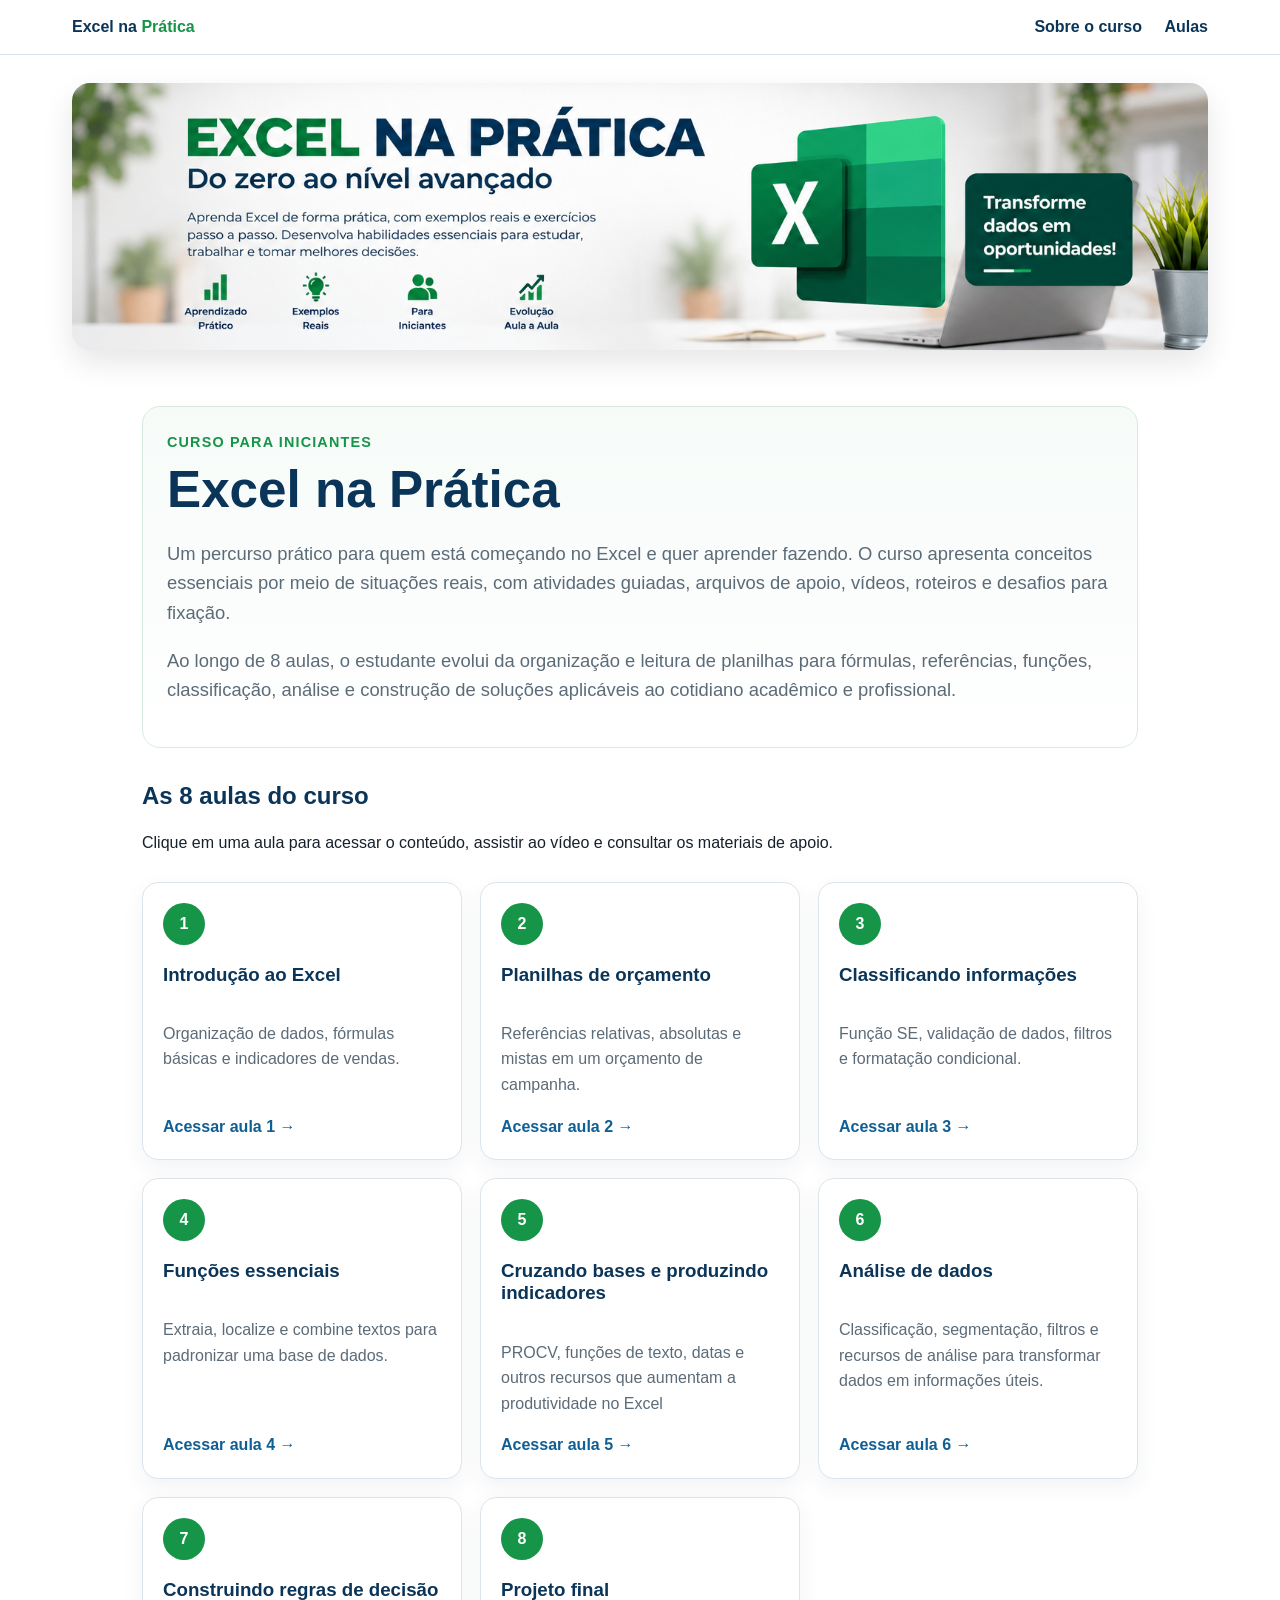
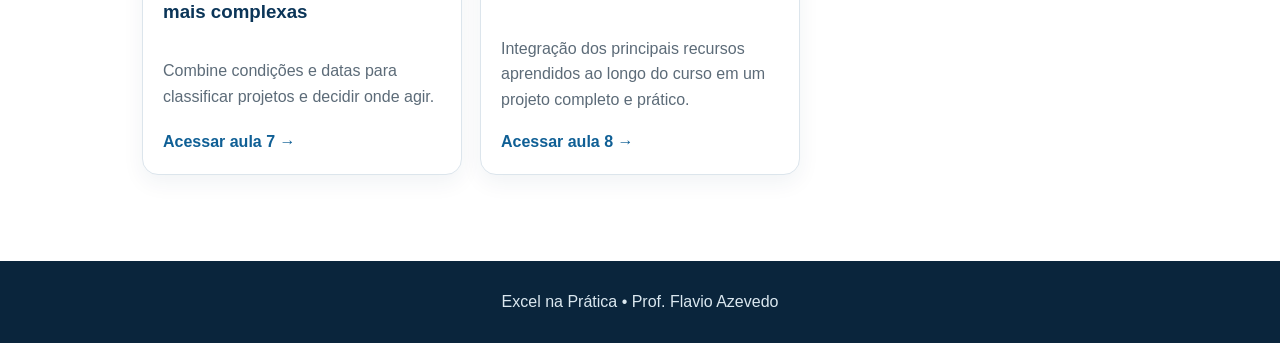
<file: index.html>
<!DOCTYPE html>
<html lang="pt-BR">
<head>
  <meta charset="utf-8"/>
  <meta name="viewport" content="width=device-width, initial-scale=1"/>
  <title>Excel na Prática — Curso para Iniciantes</title>
  <link href="./assets/style.css" rel="stylesheet"/>
  <link rel="icon" type="image/x-icon" href="favicon.ico">
</head>
<body>

<header>
  <div class="nav">
    <a class="brand" href="index.html">
      Excel na <span>Prática</span>
    </a>
    <nav>
      <a href="#curso">Sobre o curso</a>
      <a href="#aulas">Aulas</a>
    </nav>
  </div>
</header>

<section class="hero">
  <img
    alt="Curso Excel na Prática"
    src="./assets/img/curso-excel-na-pratica.png"
  />
</section>

<main class="wrap">

  <section class="course-summary" id="curso">
    <div class="kicker">Curso para iniciantes</div>
    <h1>Excel na Prática</h1>
    <p class="lead">
      Um percurso prático para quem está começando no Excel e quer aprender fazendo.
      O curso apresenta conceitos essenciais por meio de situações reais, com atividades
      guiadas, arquivos de apoio, vídeos, roteiros e desafios para fixação.
    </p>
    <p  class="lead">
      Ao longo de 8 aulas, o estudante evolui da organização e leitura de planilhas
      para fórmulas, referências, funções, classificação, análise e construção de
      soluções aplicáveis ao cotidiano acadêmico e profissional.
    </p>
  </section>

  <section id="aulas">
    <h2>As 8 aulas do curso</h2>
    <p>
      Clique em uma aula para acessar o conteúdo, assistir ao vídeo e consultar
      os materiais de apoio.
    </p>

    <div class="grid">

      <div class="lesson-card active">
        <div class="num">1</div>
        <h3>Introdução ao Excel</h3>
        <p>Organização de dados, fórmulas básicas e indicadores de vendas.</p>
        <a href="aula1.html">Acessar aula 1 →</a>
      </div>

      <div class="lesson-card active">
        <div class="num">2</div>
        <h3>Planilhas de orçamento</h3>
        <p>Referências relativas, absolutas e mistas em um orçamento de campanha.</p>
        <a href="aula2.html">Acessar aula 2 →</a>
      </div>

      <div class="lesson-card active">
        <div class="num">3</div>
        <h3>Classificando informações</h3>
        <p>Função SE, validação de dados, filtros e formatação condicional.</p>
        <a href="aula3.html">Acessar aula 3 →</a>
      </div>

      <div class="lesson-card active">
        <div class="num">4</div>
        <h3>Funções essenciais</h3>
        <p>Extraia, localize e combine textos para padronizar uma base de dados.</p>
        <a href="aula4.html">Acessar aula 4 →</a>
      </div>

      <div class="lesson-card active">
        <div class="num">5</div>
        <h3>Cruzando bases e produzindo indicadores</h3>
        <p>PROCV, funções de texto, datas e outros recursos que aumentam a produtividade no Excel</p>
        <a href="aula5.html">Acessar aula 5 →</a>
      </div>

      <div class="lesson-card active">
        <div class="num">6</div>
        <h3>Análise de dados</h3>
        <p>Classificação, segmentação, filtros e recursos de análise para transformar dados em informações úteis.</p>
        <a href="aula6.html">Acessar aula 6 →</a>
      </div>

      <div class="lesson-card active">
        <div class="num">7</div>
        <h3>Construindo regras de decisão mais complexas</h3>
        <p>Combine condições e datas para classificar projetos e decidir onde agir.</p>
        <a href="aula7.html">Acessar aula 7 →</a>
      </div>

      <div class="lesson-card active">
        <div class="num">8</div>
        <h3>Projeto final</h3>
        <p>Integração dos principais recursos aprendidos ao longo do curso em um projeto completo e prático.</p>
        <a href="aula8.html">Acessar aula 8 →</a>
      </div>

    </div>
  </section>

</main>

<footer>
  Excel na Prática • Prof. Flavio Azevedo
</footer>

</body>
</html>
</file>
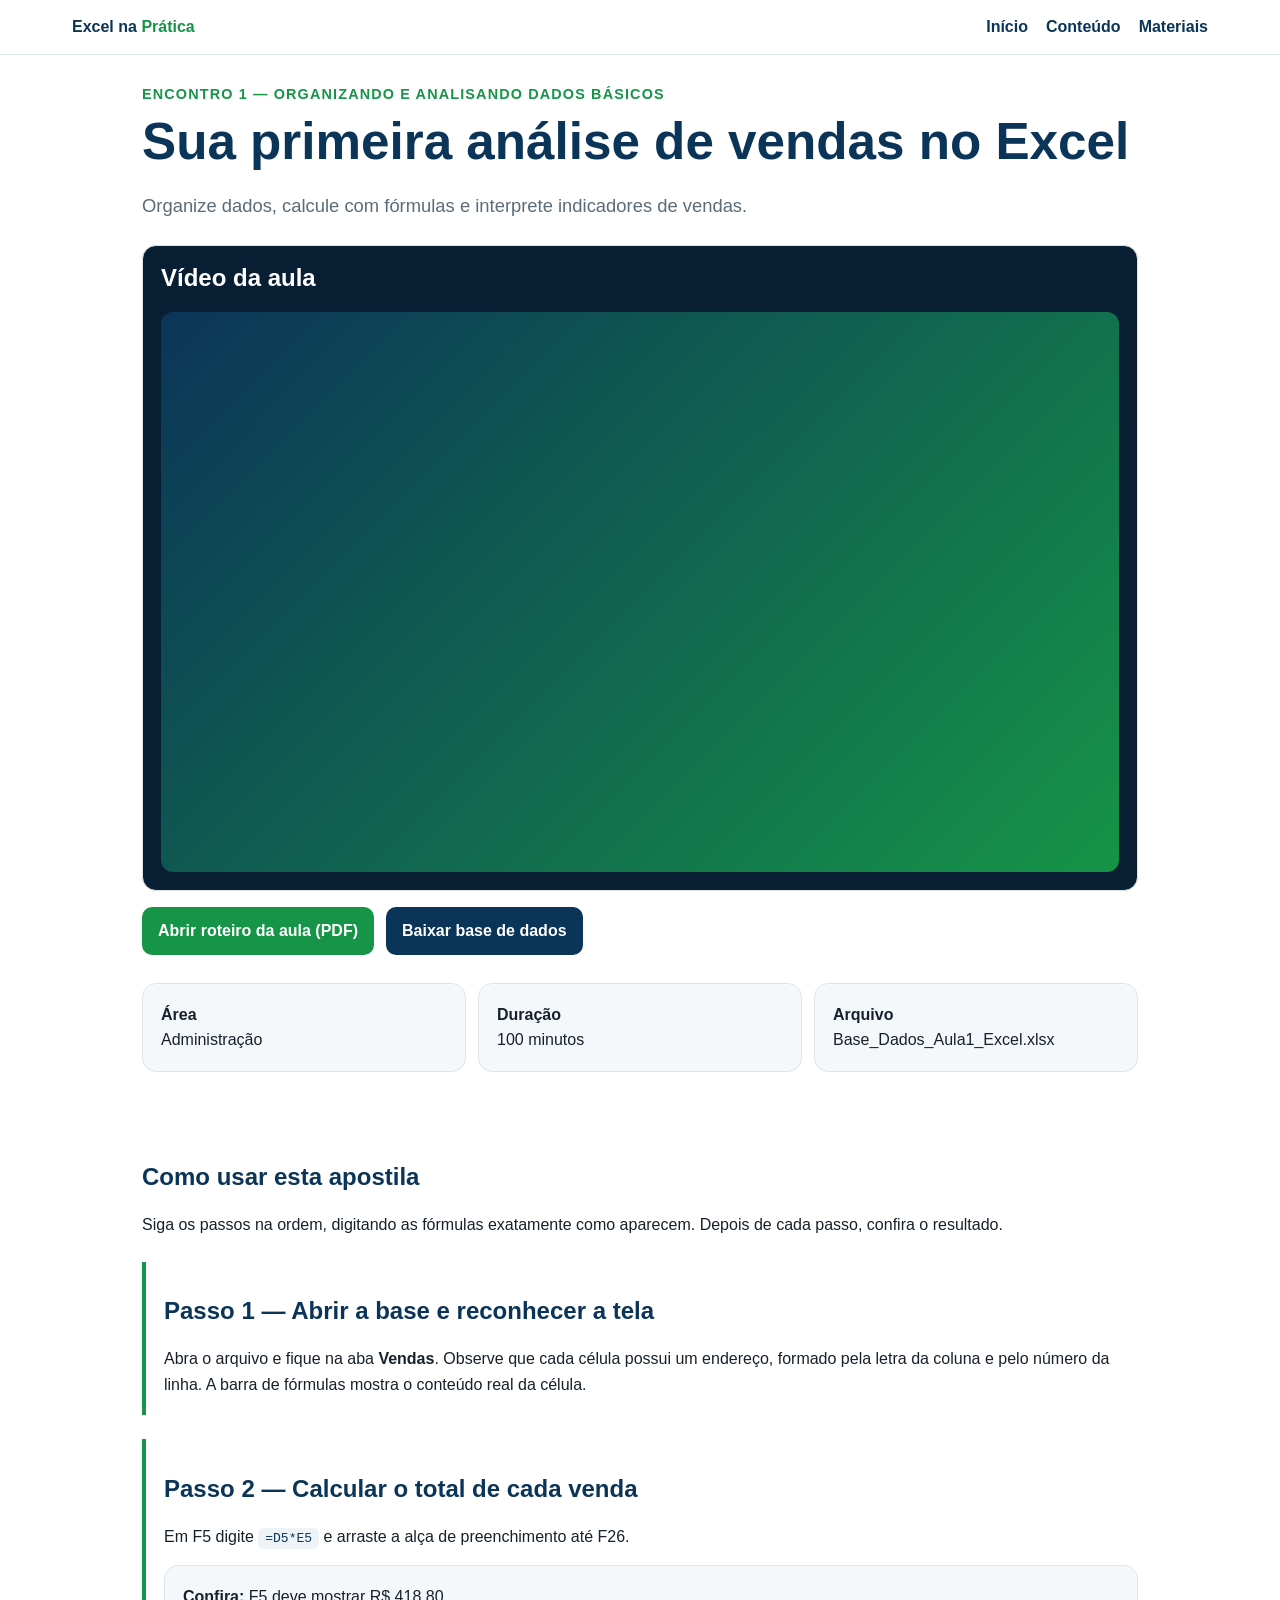
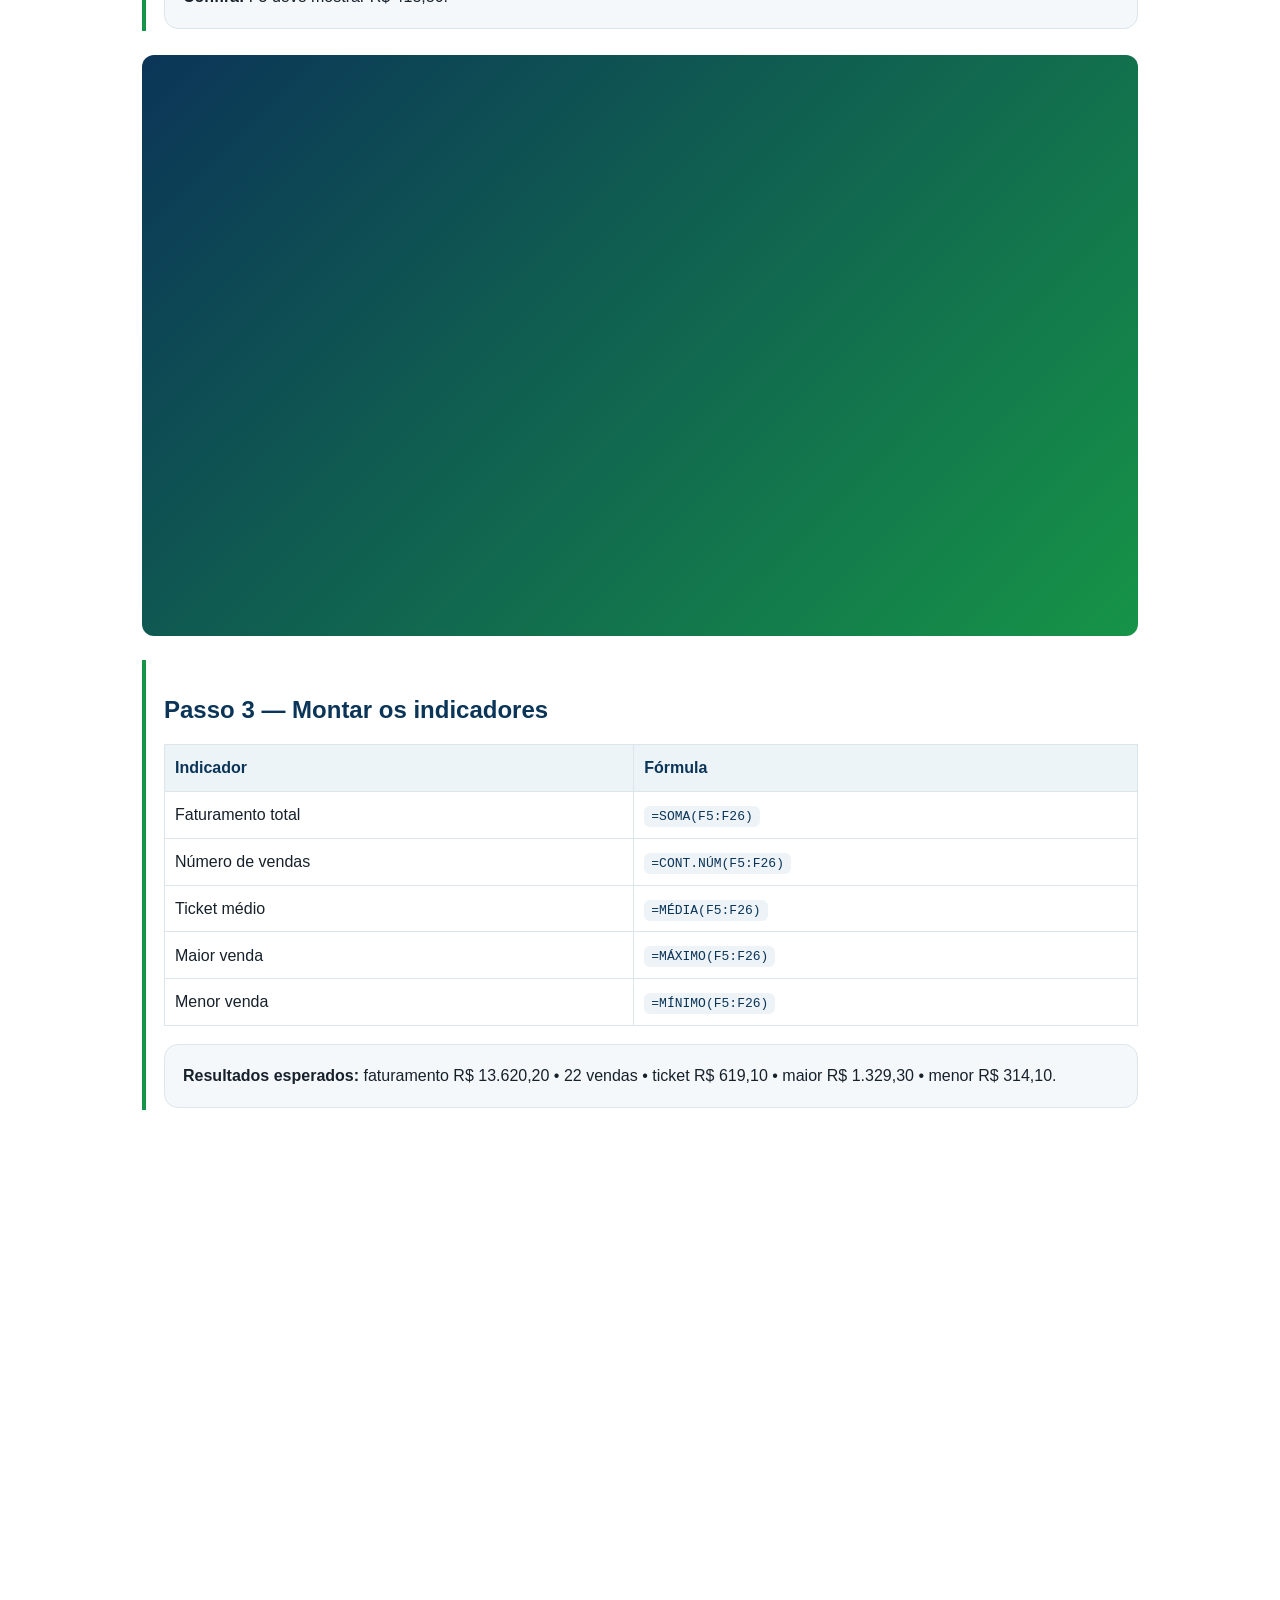
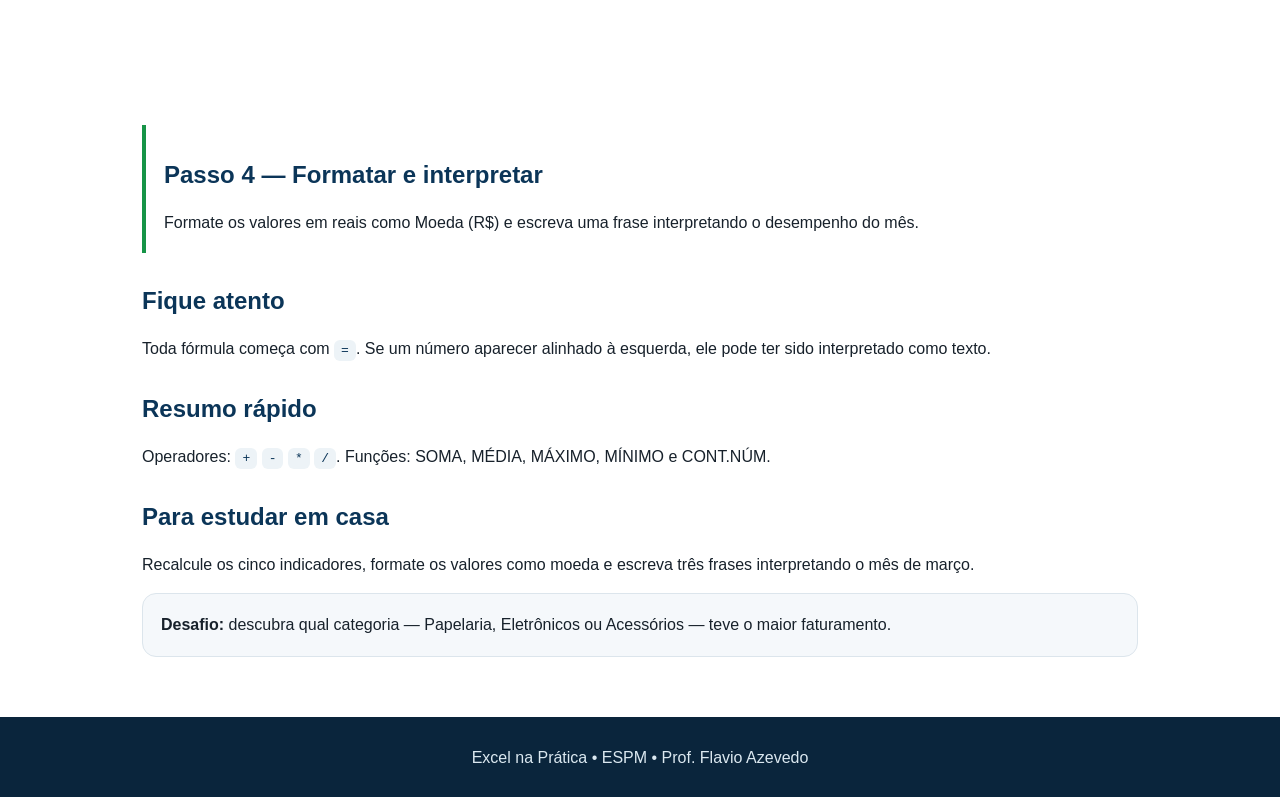
<file: aula1.html>
<!doctype html>
<html lang="pt-BR">
<head>
<meta charset="utf-8">
<meta name="viewport" content="width=device-width,initial-scale=1">
<title>Aula 1 — Sua primeira análise de vendas no Excel | Excel na Prática</title>
<link rel="stylesheet" href="assets/style.css">
</head>
<body>
<header><div class="nav">
<a class="brand" href="index.html">Excel na <span>Prática</span></a>
<nav><a href="index.html">Início</a><a href="#conteudo">Conteúdo</a><a href="#materiais">Materiais</a></nav>
</div></header>
<section class="wrap" style="padding-bottom:10px">
<div class="kicker">Encontro 1 — Organizando e analisando dados básicos</div>
<h1>Sua primeira análise de vendas no Excel</h1>
<p class="lead">Organize dados, calcule com fórmulas e interprete indicadores de vendas.</p>

<section class="video-box" id="video">
<h2>Vídeo da aula</h2>
<div class="video-placeholder">
<iframe width="100%" style="aspect-ratio:16/9;border:0;border-radius:12px"
src="https://www.youtube.com/embed/GEjB0eq9B_Y" title="Vídeo Aula 1" allowfullscreen></iframe>
</div>
<!-- Quando tiver o ID do vídeo, substitua o bloco acima por:
<iframe width="100%" style="aspect-ratio:16/9;border:0;border-radius:12px"
src="https://www.youtube.com/embed/VIDEO_ID_AULA1" title="Vídeo Aula 1" allowfullscreen></iframe>
-->
</section>

<div class="btns" id="materiais">
<a class="btn primary" href="./pdf/Roteiro_Aula1_Excel.pdf" target="_blank">Abrir roteiro da aula (PDF)</a>
<a class="btn secondary" href="./bases/Base_Dados_Aula1_Excel.xlsx">Baixar base de dados</a>
</div>

<div class="lesson-meta">
<div class="meta-card"><strong>Área</strong><br>Administração</div>
<div class="meta-card"><strong>Duração</strong><br>100 minutos</div>
<div class="meta-card"><strong>Arquivo</strong><br>Base_Dados_Aula1_Excel.xlsx</div>
</div>
</section>

<main class="wrap" id="conteudo">
<h2>Como usar esta apostila</h2>
<p>Siga os passos na ordem, digitando as fórmulas exatamente como aparecem. Depois de cada passo, confira o resultado.</p>
<div class="step"><h2>Passo 1 — Abrir a base e reconhecer a tela</h2>
<p>Abra o arquivo e fique na aba <strong>Vendas</strong>. Observe que cada célula possui um endereço, formado pela letra da coluna e pelo número da linha. A barra de fórmulas mostra o conteúdo real da célula.</p></div>
<div class="step"><h2>Passo 2 — Calcular o total de cada venda</h2>
<p>Em F5 digite <code>=D5*E5</code> e arraste a alça de preenchimento até F26.</p>
<div class="callout"><strong>Confira:</strong> F5 deve mostrar R$ 418,80.</div></div>

<div class="video-placeholder">
<iframe width="100%" style="aspect-ratio:16/9;border:0;border-radius:12px"
src="https://www.youtube.com/embed/ca6S-shNmDw" title="Formatação e Tipo de Dados" allowfullscreen></iframe>
</div>
  
<div class="step"><h2>Passo 3 — Montar os indicadores</h2>
<table><tr><th>Indicador</th><th>Fórmula</th></tr>
<tr><td>Faturamento total</td><td><code>=SOMA(F5:F26)</code></td></tr>
<tr><td>Número de vendas</td><td><code>=CONT.NÚM(F5:F26)</code></td></tr>
<tr><td>Ticket médio</td><td><code>=MÉDIA(F5:F26)</code></td></tr>
<tr><td>Maior venda</td><td><code>=MÁXIMO(F5:F26)</code></td></tr>
<tr><td>Menor venda</td><td><code>=MÍNIMO(F5:F26)</code></td></tr></table>
<div class="callout"><strong>Resultados esperados:</strong> faturamento R$ 13.620,20 • 22 vendas • ticket R$ 619,10 • maior R$ 1.329,30 • menor R$ 314,10.</div></div>
<iframe width="100%" style="aspect-ratio:16/9;border:0;border-radius:12px"
src="https://www.youtube.com/embed/5d81ELGAkbU" title="Operadores e Funções" allowfullscreen></iframe>
</div>
<div class="step"><h2>Passo 4 — Formatar e interpretar</h2>
<p>Formate os valores em reais como Moeda (R$) e escreva uma frase interpretando o desempenho do mês.</p></div>
<h2>Fique atento</h2><p>Toda fórmula começa com <code>=</code>. Se um número aparecer alinhado à esquerda, ele pode ter sido interpretado como texto.</p>
<h2>Resumo rápido</h2><p>Operadores: <code>+</code> <code>-</code> <code>*</code> <code>/</code>. Funções: SOMA, MÉDIA, MÁXIMO, MÍNIMO e CONT.NÚM.</p>
<h2>Para estudar em casa</h2><p>Recalcule os cinco indicadores, formate os valores como moeda e escreva três frases interpretando o mês de março.</p>
<div class="callout"><strong>Desafio:</strong> descubra qual categoria — Papelaria, Eletrônicos ou Acessórios — teve o maior faturamento.</div>
</main>
<footer>Excel na Prática • ESPM • Prof. Flavio Azevedo</footer>
</body></html>
</file>
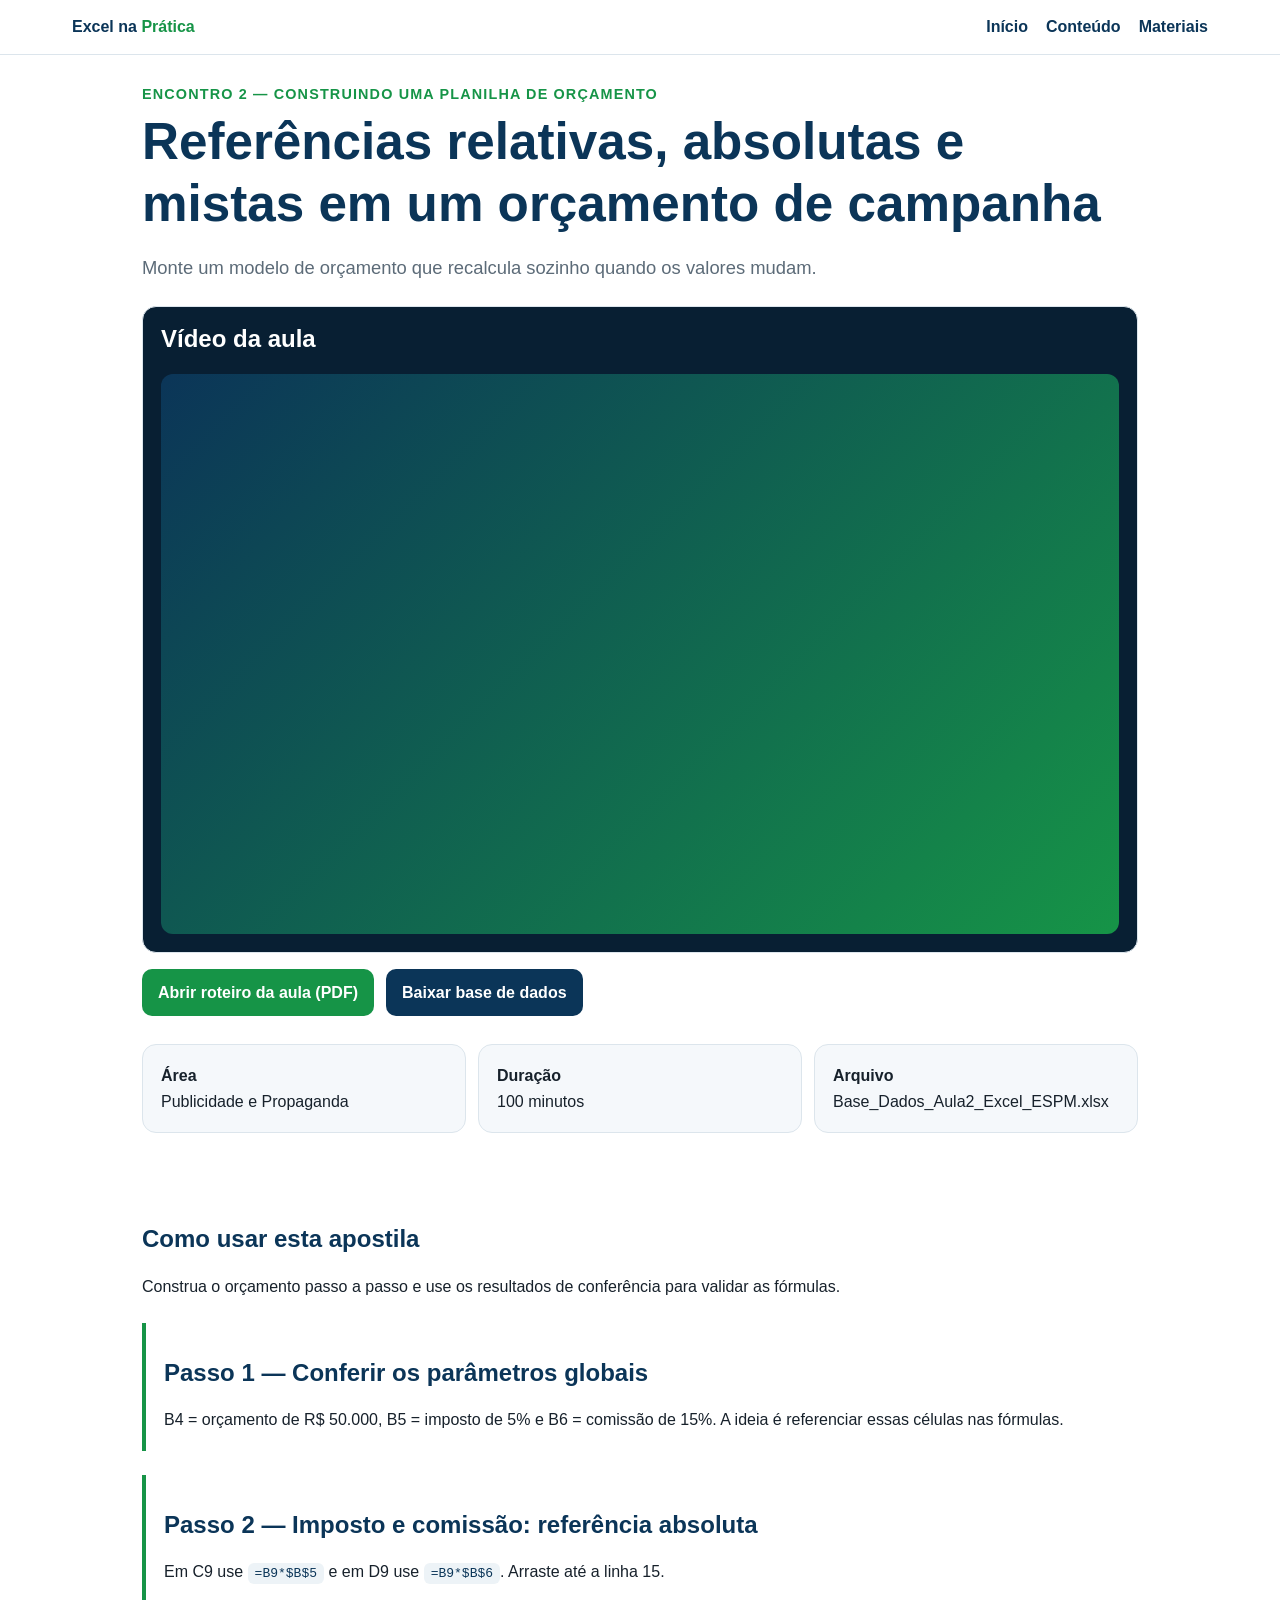
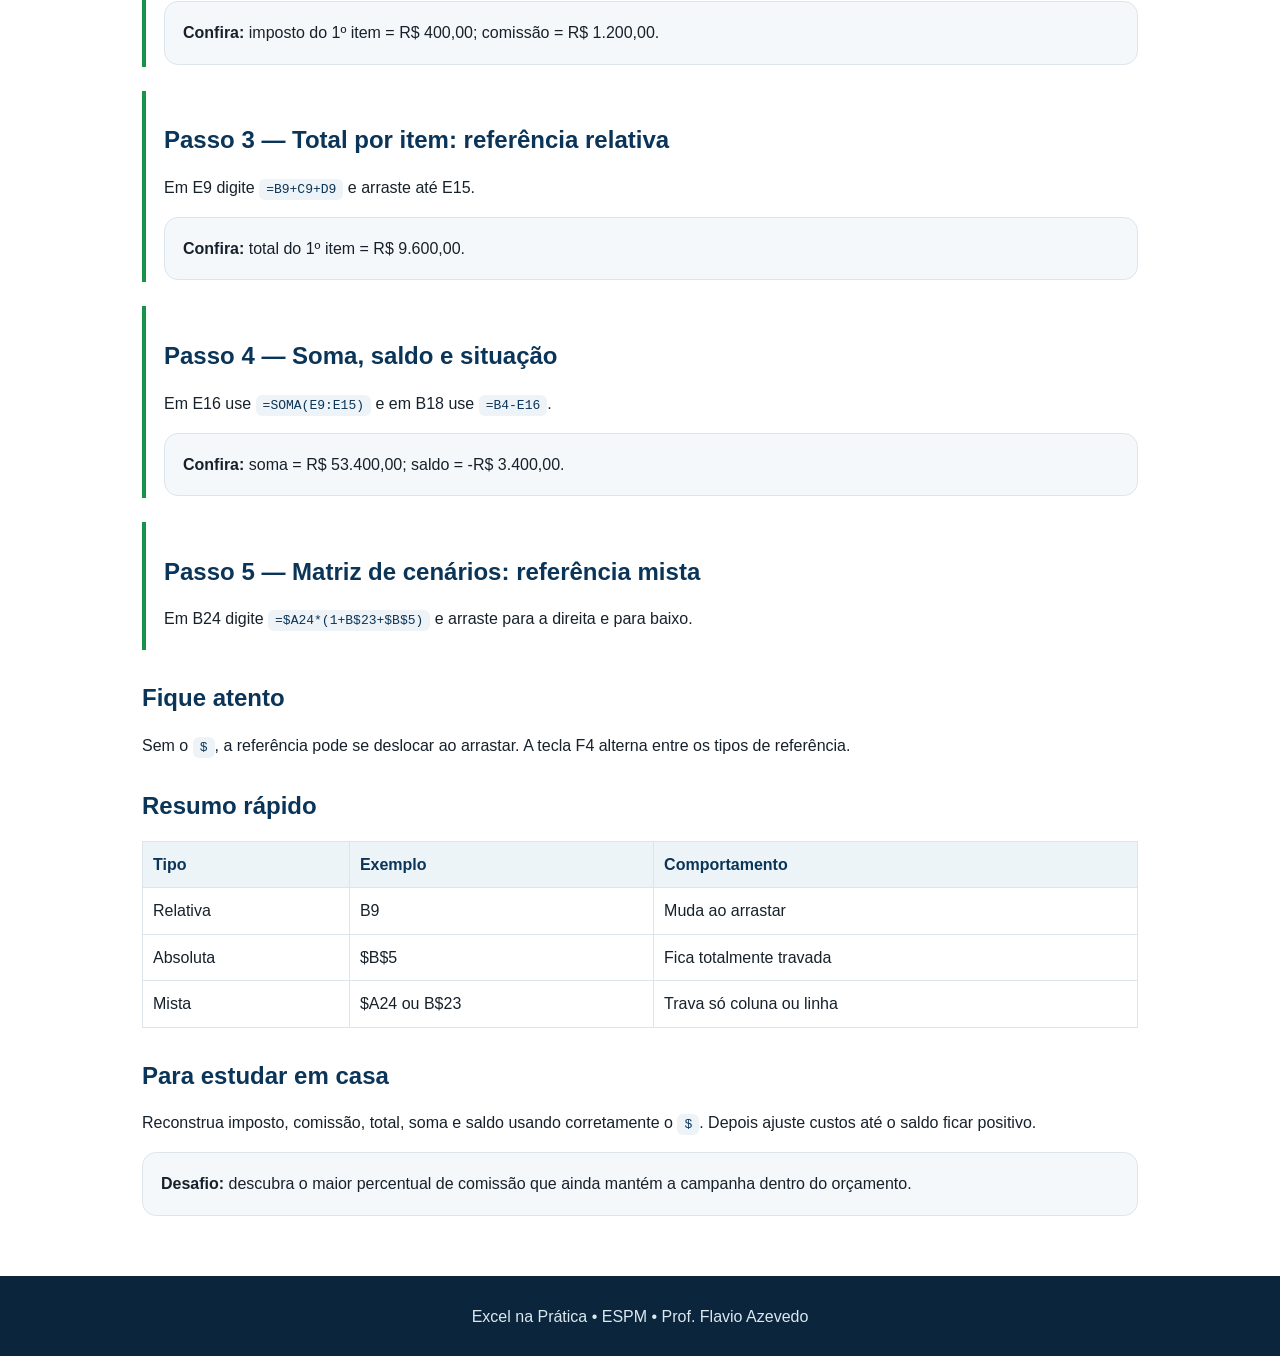
<file: aula2.html>
<!doctype html>
<html lang="pt-BR">
<head>
<meta charset="utf-8">
<meta name="viewport" content="width=device-width,initial-scale=1">
<title>Aula 2 — Referências relativas, absolutas e mistas em um orçamento de campanha | Excel na Prática</title>
<link rel="stylesheet" href="assets/style.css">
</head>
<body>
<header><div class="nav">
<a class="brand" href="index.html">Excel na <span>Prática</span></a>
<nav><a href="index.html">Início</a><a href="#conteudo">Conteúdo</a><a href="#materiais">Materiais</a></nav>
</div></header>
<section class="wrap" style="padding-bottom:10px">
<div class="kicker">Encontro 2 — Construindo uma planilha de orçamento</div>
<h1>Referências relativas, absolutas e mistas em um orçamento de campanha</h1>
<p class="lead">Monte um modelo de orçamento que recalcula sozinho quando os valores mudam.</p>

<section class="video-box" id="video">
<h2>Vídeo da aula</h2>
<div class="video-placeholder">
 <iframe width="100%" style="aspect-ratio:16/9;border:0;border-radius:12px"
src="https://www.youtube.com/embed/UaDopRtKeUo" title="Referências Relativas e Absolutas" allowfullscreen></iframe>
</div>

</section>

<div class="btns" id="materiais">
<a class="btn primary" href="./pdf/Roteiro_Aula2_Excel.pdf" target="_blank">Abrir roteiro da aula (PDF)</a>
<a class="btn secondary" href="./bases/Base_Dados_Aula2_Excel.xlsx">Baixar base de dados</a>
</div>

<div class="lesson-meta">
<div class="meta-card"><strong>Área</strong><br>Publicidade e Propaganda</div>
<div class="meta-card"><strong>Duração</strong><br>100 minutos</div>
<div class="meta-card"><strong>Arquivo</strong><br>Base_Dados_Aula2_Excel_ESPM.xlsx</div>
</div>
</section>

<main class="wrap" id="conteudo">
<h2>Como usar esta apostila</h2>
<p>Construa o orçamento passo a passo e use os resultados de conferência para validar as fórmulas.</p>
<div class="step"><h2>Passo 1 — Conferir os parâmetros globais</h2>
<p>B4 = orçamento de R$ 50.000, B5 = imposto de 5% e B6 = comissão de 15%. A ideia é referenciar essas células nas fórmulas.</p></div>
<div class="step"><h2>Passo 2 — Imposto e comissão: referência absoluta</h2>
<p>Em C9 use <code>=B9*$B$5</code> e em D9 use <code>=B9*$B$6</code>. Arraste até a linha 15.</p>
<div class="callout"><strong>Confira:</strong> imposto do 1º item = R$ 400,00; comissão = R$ 1.200,00.</div></div>
<div class="step"><h2>Passo 3 — Total por item: referência relativa</h2>
<p>Em E9 digite <code>=B9+C9+D9</code> e arraste até E15.</p>
<div class="callout"><strong>Confira:</strong> total do 1º item = R$ 9.600,00.</div></div>
<div class="step"><h2>Passo 4 — Soma, saldo e situação</h2>
<p>Em E16 use <code>=SOMA(E9:E15)</code> e em B18 use <code>=B4-E16</code>.</p>
<div class="callout"><strong>Confira:</strong> soma = R$ 53.400,00; saldo = -R$ 3.400,00.</div></div>
<div class="step"><h2>Passo 5 — Matriz de cenários: referência mista</h2>
<p>Em B24 digite <code>=$A24*(1+B$23+$B$5)</code> e arraste para a direita e para baixo.</p></div>
<h2>Fique atento</h2><p>Sem o <code>$</code>, a referência pode se deslocar ao arrastar. A tecla F4 alterna entre os tipos de referência.</p>
<h2>Resumo rápido</h2>
<table><tr><th>Tipo</th><th>Exemplo</th><th>Comportamento</th></tr>
<tr><td>Relativa</td><td>B9</td><td>Muda ao arrastar</td></tr>
<tr><td>Absoluta</td><td>$B$5</td><td>Fica totalmente travada</td></tr>
<tr><td>Mista</td><td>$A24 ou B$23</td><td>Trava só coluna ou linha</td></tr></table>
<h2>Para estudar em casa</h2><p>Reconstrua imposto, comissão, total, soma e saldo usando corretamente o <code>$</code>. Depois ajuste custos até o saldo ficar positivo.</p>
<div class="callout"><strong>Desafio:</strong> descubra o maior percentual de comissão que ainda mantém a campanha dentro do orçamento.</div>
</main>
<footer>Excel na Prática • ESPM • Prof. Flavio Azevedo</footer>
</body></html>
</file>
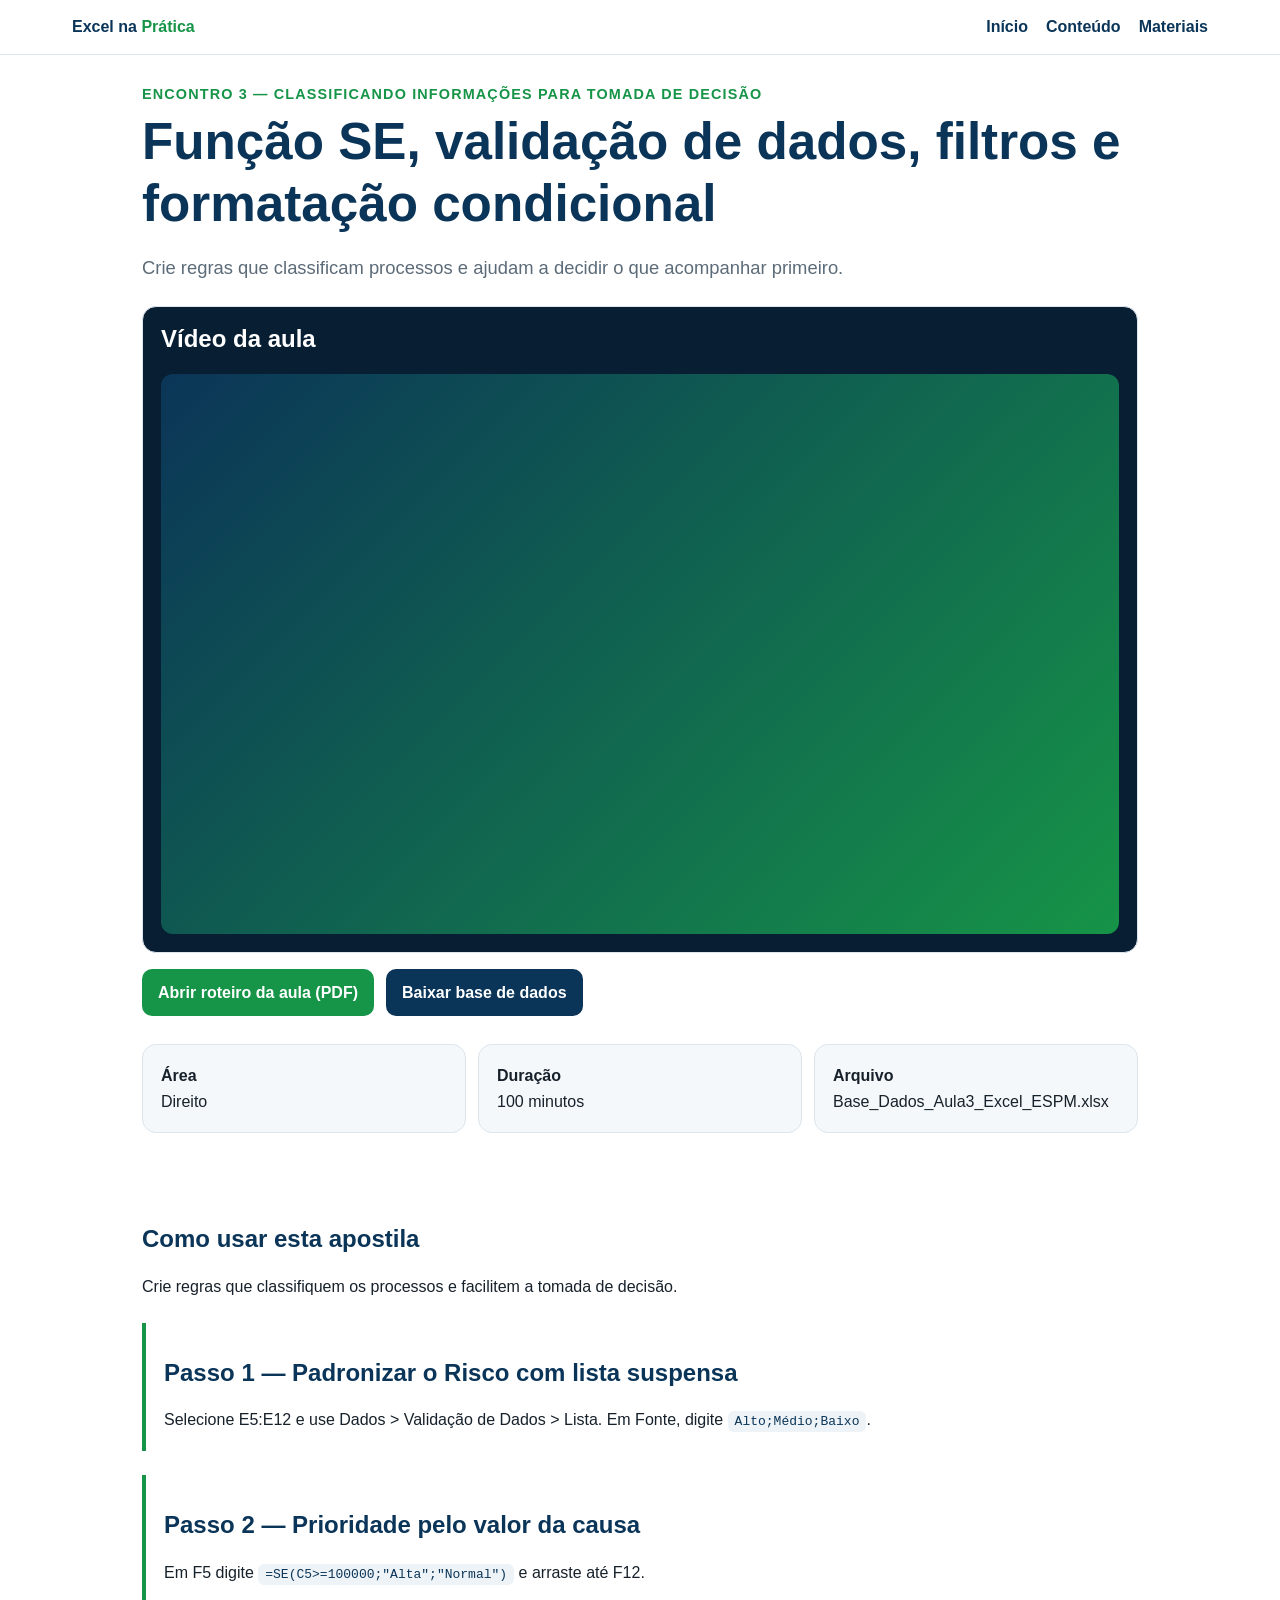
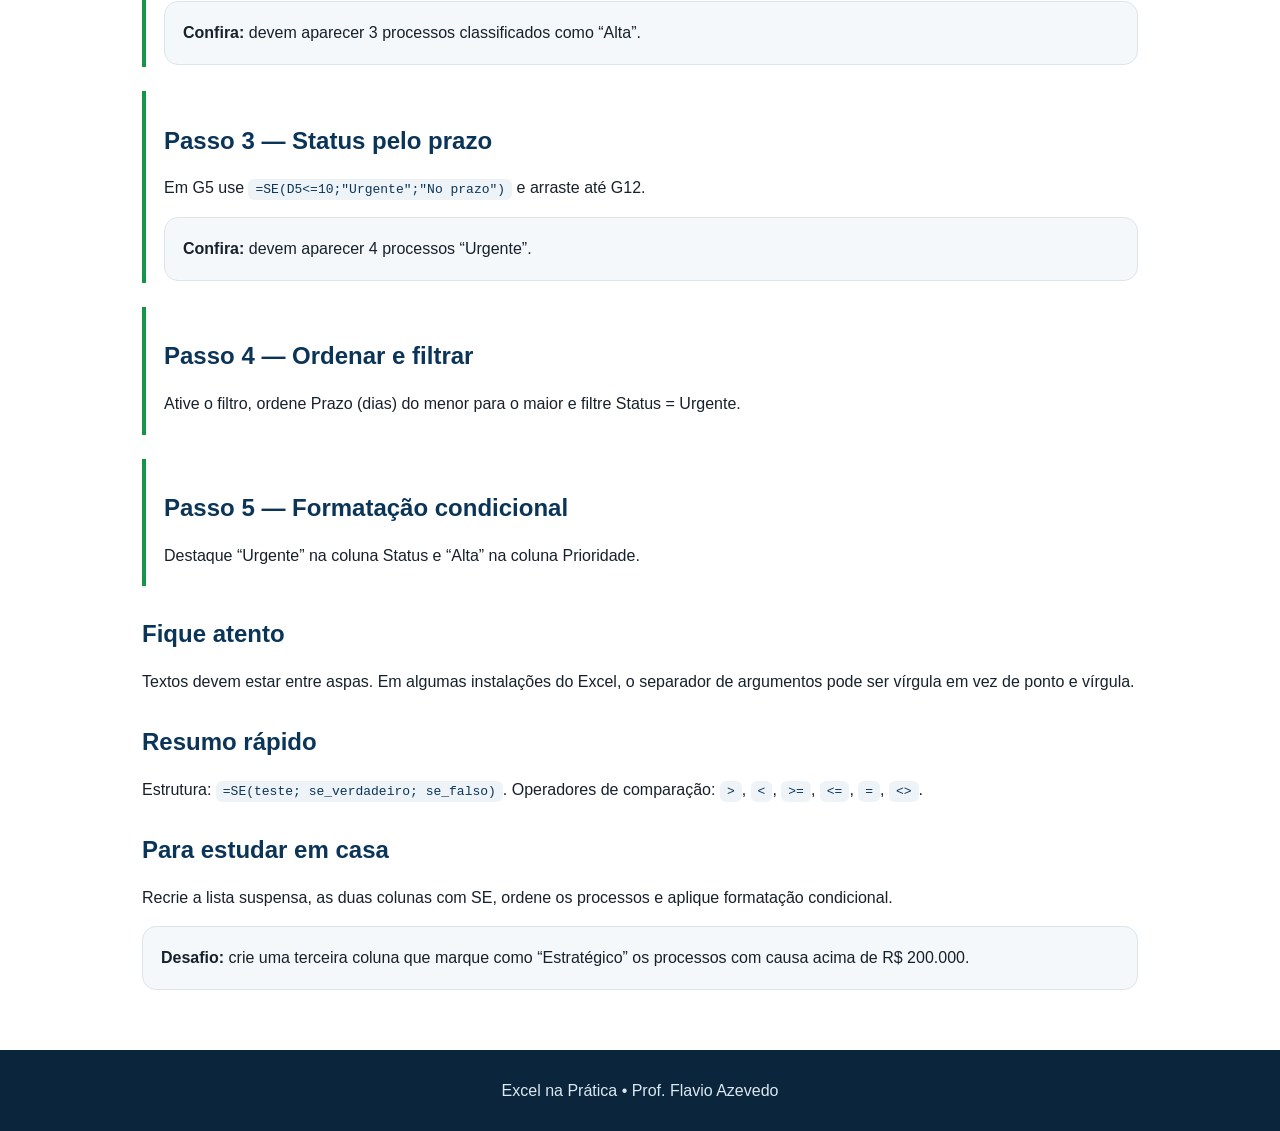
<file: aula3.html>
<!doctype html>
<html lang="pt-BR">
<head>
<meta charset="utf-8">
<meta name="viewport" content="width=device-width,initial-scale=1">
<title>Aula 3 — Função SE, validação de dados, filtros e formatação condicional | Excel na Prática</title>
<link rel="stylesheet" href="assets/style.css">
</head>
<body>
<header><div class="nav">
<a class="brand" href="index.html">Excel na <span>Prática</span></a>
<nav><a href="index.html">Início</a><a href="#conteudo">Conteúdo</a><a href="#materiais">Materiais</a></nav>
</div></header>
<section class="wrap" style="padding-bottom:10px">
<div class="kicker">Encontro 3 — Classificando informações para tomada de decisão</div>
<h1>Função SE, validação de dados, filtros e formatação condicional</h1>
<p class="lead">Crie regras que classificam processos e ajudam a decidir o que acompanhar primeiro.</p>

<section class="video-box" id="video">
<h2>Vídeo da aula</h2>
<div class="video-placeholder">
  <iframe width="100%" style="aspect-ratio:16/9;border:0;border-radius:12px"
src="https://www.youtube.com/embed/kHni7U3ZLWk" title="Vídeo Aula 3" allowfullscreen></iframe>
</div>

</section>

<div class="btns" id="materiais">
<a class="btn primary" href="./pdf/Roteiro_Aula3_Excel.pdf" target="_blank">Abrir roteiro da aula (PDF)</a>
<a class="btn secondary" href="./bases/Base_Dados_Aula3_Excel.xlsx">Baixar base de dados</a>

</div>

<div class="lesson-meta">
<div class="meta-card"><strong>Área</strong><br>Direito</div>
<div class="meta-card"><strong>Duração</strong><br>100 minutos</div>
<div class="meta-card"><strong>Arquivo</strong><br>Base_Dados_Aula3_Excel_ESPM.xlsx</div>
</div>
</section>

<main class="wrap" id="conteudo">
<h2>Como usar esta apostila</h2>
<p>Crie regras que classifiquem os processos e facilitem a tomada de decisão.</p>
<div class="step"><h2>Passo 1 — Padronizar o Risco com lista suspensa</h2>
<p>Selecione E5:E12 e use Dados &gt; Validação de Dados &gt; Lista. Em Fonte, digite <code>Alto;Médio;Baixo</code>.</p></div>
<div class="step"><h2>Passo 2 — Prioridade pelo valor da causa</h2>
<p>Em F5 digite <code>=SE(C5&gt;=100000;"Alta";"Normal")</code> e arraste até F12.</p>
<div class="callout"><strong>Confira:</strong> devem aparecer 3 processos classificados como “Alta”.</div></div>
<div class="step"><h2>Passo 3 — Status pelo prazo</h2>
<p>Em G5 use <code>=SE(D5&lt;=10;"Urgente";"No prazo")</code> e arraste até G12.</p>
<div class="callout"><strong>Confira:</strong> devem aparecer 4 processos “Urgente”.</div></div>
<div class="step"><h2>Passo 4 — Ordenar e filtrar</h2>
<p>Ative o filtro, ordene Prazo (dias) do menor para o maior e filtre Status = Urgente.</p></div>
<div class="step"><h2>Passo 5 — Formatação condicional</h2>
<p>Destaque “Urgente” na coluna Status e “Alta” na coluna Prioridade.</p></div>
<h2>Fique atento</h2><p>Textos devem estar entre aspas. Em algumas instalações do Excel, o separador de argumentos pode ser vírgula em vez de ponto e vírgula.</p>
<h2>Resumo rápido</h2><p>Estrutura: <code>=SE(teste; se_verdadeiro; se_falso)</code>. Operadores de comparação: <code>&gt;</code>, <code>&lt;</code>, <code>&gt;=</code>, <code>&lt;=</code>, <code>=</code>, <code>&lt;&gt;</code>.</p>
<h2>Para estudar em casa</h2><p>Recrie a lista suspensa, as duas colunas com SE, ordene os processos e aplique formatação condicional.</p>
<div class="callout"><strong>Desafio:</strong> crie uma terceira coluna que marque como “Estratégico” os processos com causa acima de R$ 200.000.</div>
</main>
<footer>Excel na Prática • Prof. Flavio Azevedo</footer>
</body></html>
</file>
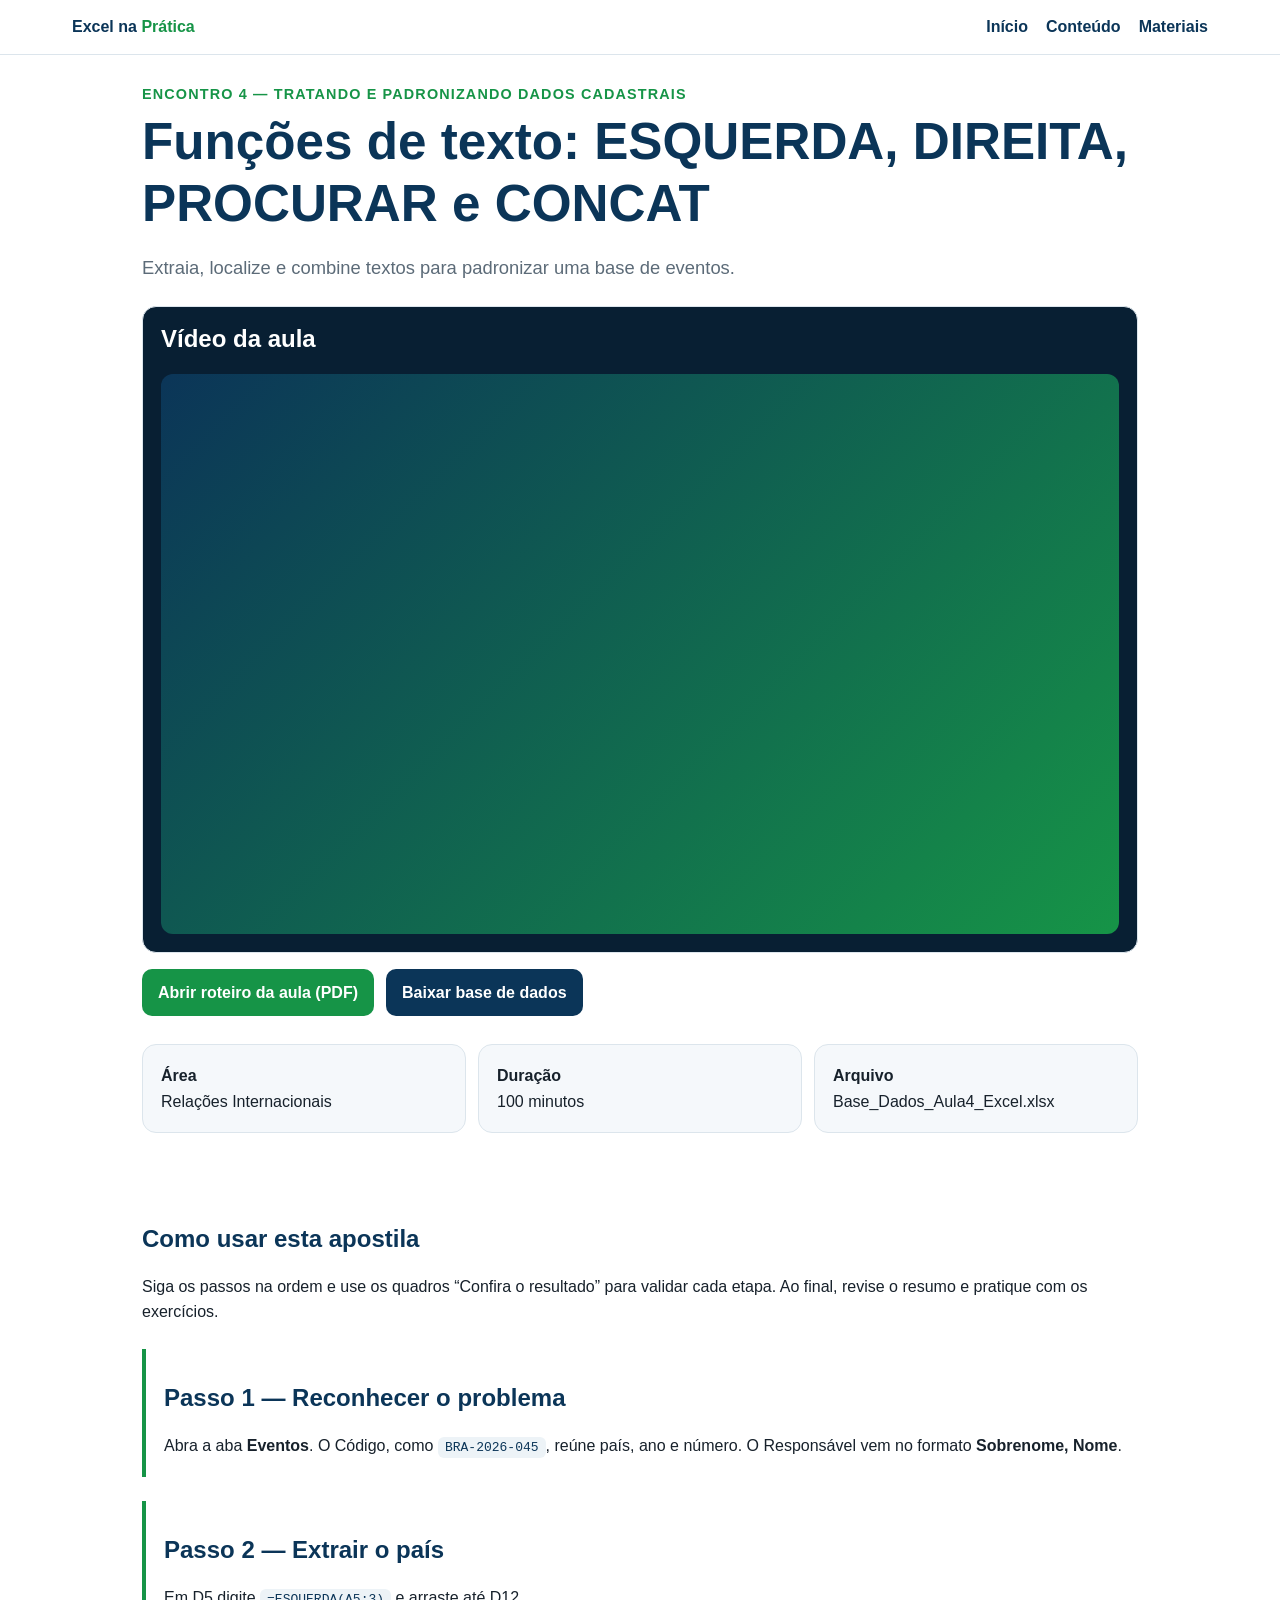
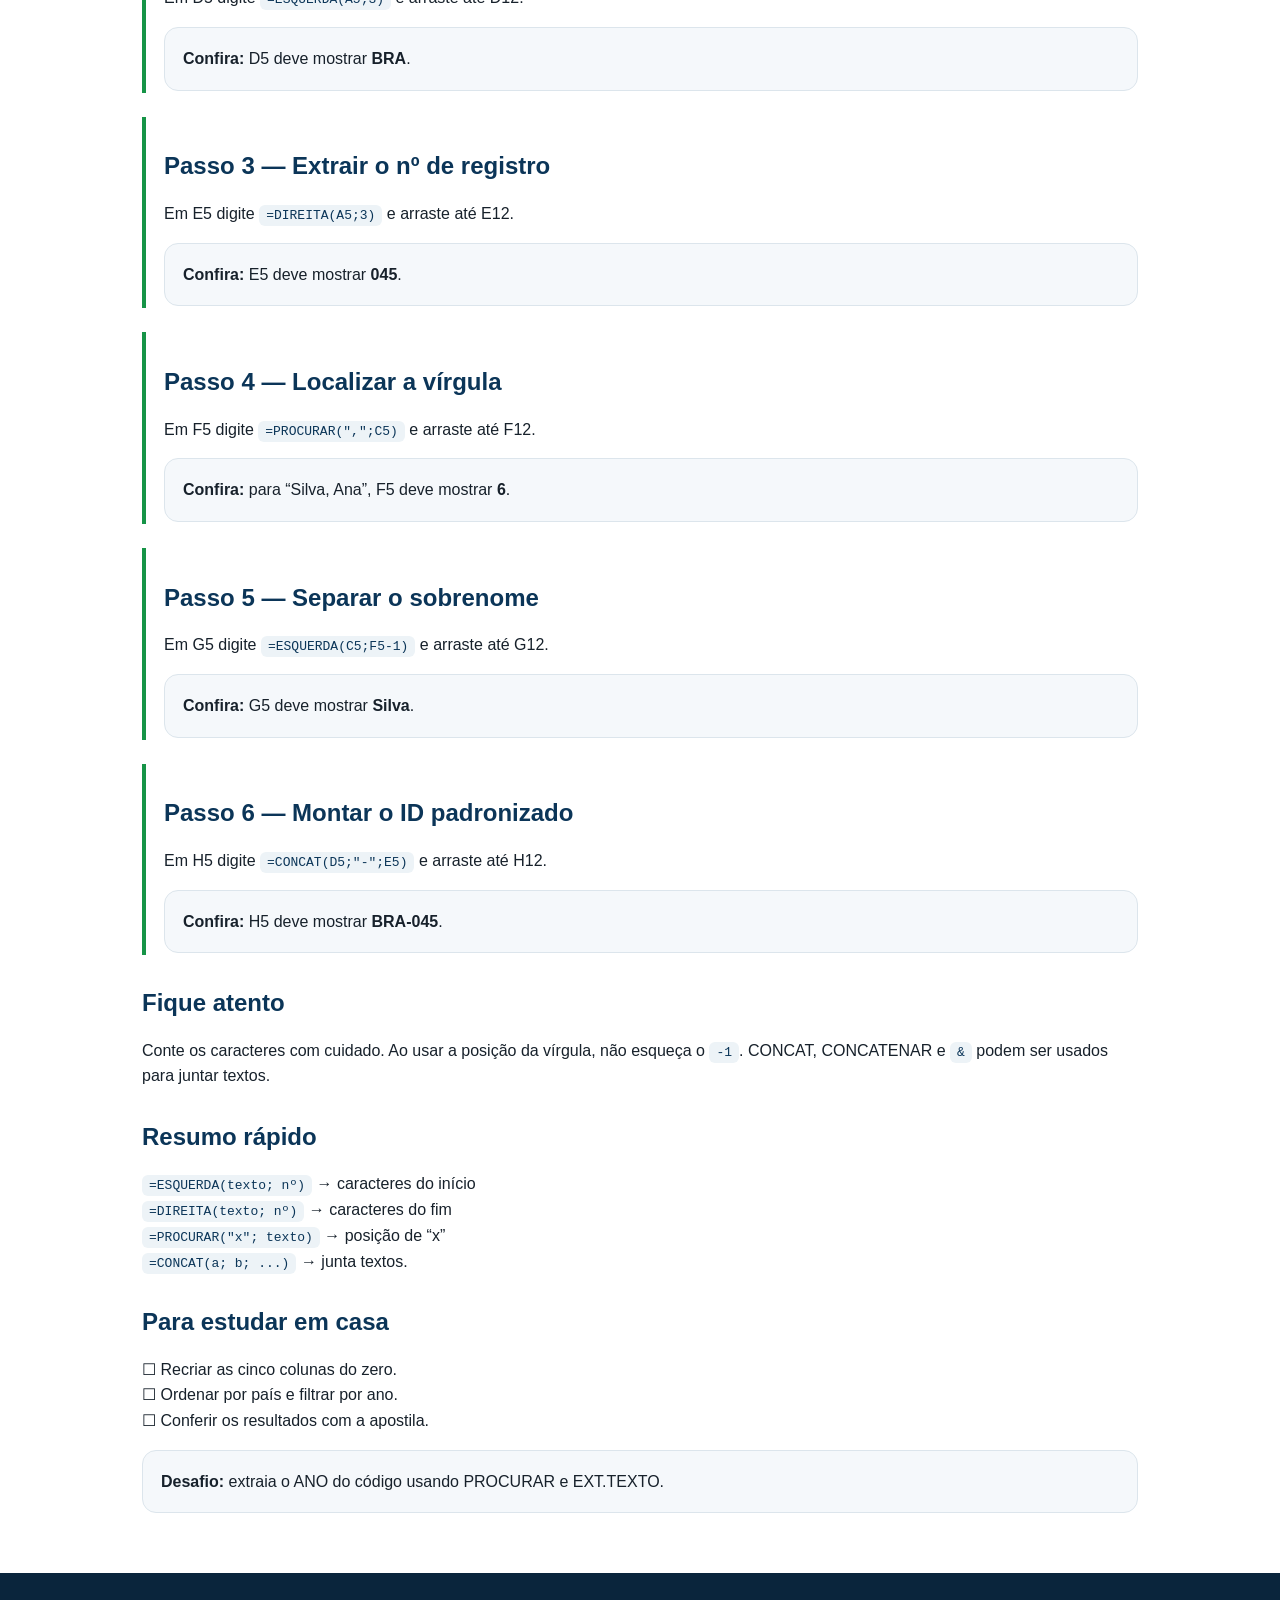
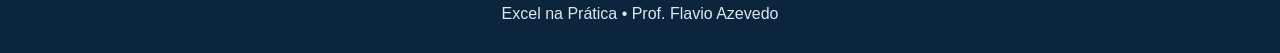
<file: aula4.html>
<!doctype html>
<html lang="pt-BR">
<head>
<meta charset="utf-8">
<meta name="viewport" content="width=device-width,initial-scale=1">
<title>Aula 4 — Funções de texto: ESQUERDA, DIREITA, PROCURAR e CONCAT | Excel na Prática</title>
<link rel="stylesheet" href="assets/style.css">
</head>
<body>
<header><div class="nav">
<a class="brand" href="index.html">Excel na <span>Prática</span></a>
<nav><a href="index.html">Início</a><a href="#conteudo">Conteúdo</a><a href="#materiais">Materiais</a></nav>
</div></header>
<section class="wrap" style="padding-bottom:10px">
<div class="kicker">Encontro 4 — Tratando e padronizando dados cadastrais</div>
<h1>Funções de texto: ESQUERDA, DIREITA, PROCURAR e CONCAT</h1>
<p class="lead">Extraia, localize e combine textos para padronizar uma base de eventos.</p>
<section class="video-box" id="video">
<h2>Vídeo da aula</h2>
<div class="video-placeholder"><iframe width="100%" style="aspect-ratio:16/9;border:0;border-radius:12px" src="https://www.youtube.com/embed/8AwJ2sePgVo" title="Vídeo Aula 4" allowfullscreen></iframe></div>
 </section>
<div class="btns" id="materiais">
<a class="btn primary" href="./pdf/Roteiro_Aula4_Excel.pdf" target="_blank">Abrir roteiro da aula (PDF)</a>
<a class="btn secondary" href="./bases/Base_Dados_Aula4_Excel.xlsx">Baixar base de dados</a>

</div>
<div class="lesson-meta">
<div class="meta-card"><strong>Área</strong><br>Relações Internacionais</div>
<div class="meta-card"><strong>Duração</strong><br>100 minutos</div>
<div class="meta-card"><strong>Arquivo</strong><br>Base_Dados_Aula4_Excel.xlsx</div>
</div>
</section>
<main class="wrap" id="conteudo">
<h2>Como usar esta apostila</h2>
<p>Siga os passos na ordem e use os quadros “Confira o resultado” para validar cada etapa. Ao final, revise o resumo e pratique com os exercícios.</p>
<div class="step"><h2>Passo 1 — Reconhecer o problema</h2><p>Abra a aba <strong>Eventos</strong>. O Código, como <code>BRA-2026-045</code>, reúne país, ano e número. O Responsável vem no formato <strong>Sobrenome, Nome</strong>.</p></div>
<div class="step"><h2>Passo 2 — Extrair o país</h2><p>Em D5 digite <code>=ESQUERDA(A5;3)</code> e arraste até D12.</p><div class="callout"><strong>Confira:</strong> D5 deve mostrar <strong>BRA</strong>.</div></div>
<div class="step"><h2>Passo 3 — Extrair o nº de registro</h2><p>Em E5 digite <code>=DIREITA(A5;3)</code> e arraste até E12.</p><div class="callout"><strong>Confira:</strong> E5 deve mostrar <strong>045</strong>.</div></div>
<div class="step"><h2>Passo 4 — Localizar a vírgula</h2><p>Em F5 digite <code>=PROCURAR(",";C5)</code> e arraste até F12.</p><div class="callout"><strong>Confira:</strong> para “Silva, Ana”, F5 deve mostrar <strong>6</strong>.</div></div>
<div class="step"><h2>Passo 5 — Separar o sobrenome</h2><p>Em G5 digite <code>=ESQUERDA(C5;F5-1)</code> e arraste até G12.</p><div class="callout"><strong>Confira:</strong> G5 deve mostrar <strong>Silva</strong>.</div></div>
<div class="step"><h2>Passo 6 — Montar o ID padronizado</h2><p>Em H5 digite <code>=CONCAT(D5;"-";E5)</code> e arraste até H12.</p><div class="callout"><strong>Confira:</strong> H5 deve mostrar <strong>BRA-045</strong>.</div></div>
<h2>Fique atento</h2><p>Conte os caracteres com cuidado. Ao usar a posição da vírgula, não esqueça o <code>-1</code>. CONCAT, CONCATENAR e <code>&amp;</code> podem ser usados para juntar textos.</p>
<h2>Resumo rápido</h2><p><code>=ESQUERDA(texto; nº)</code> → caracteres do início<br><code>=DIREITA(texto; nº)</code> → caracteres do fim<br><code>=PROCURAR("x"; texto)</code> → posição de “x”<br><code>=CONCAT(a; b; ...)</code> → junta textos.</p>
<h2>Para estudar em casa</h2><p>☐ Recriar as cinco colunas do zero.<br>☐ Ordenar por país e filtrar por ano.<br>☐ Conferir os resultados com a apostila.</p>
<div class="callout"><strong>Desafio:</strong> extraia o ANO do código usando PROCURAR e EXT.TEXTO.</div>
</main>
<footer>Excel na Prática • Prof. Flavio Azevedo</footer>
</body></html>
</file>
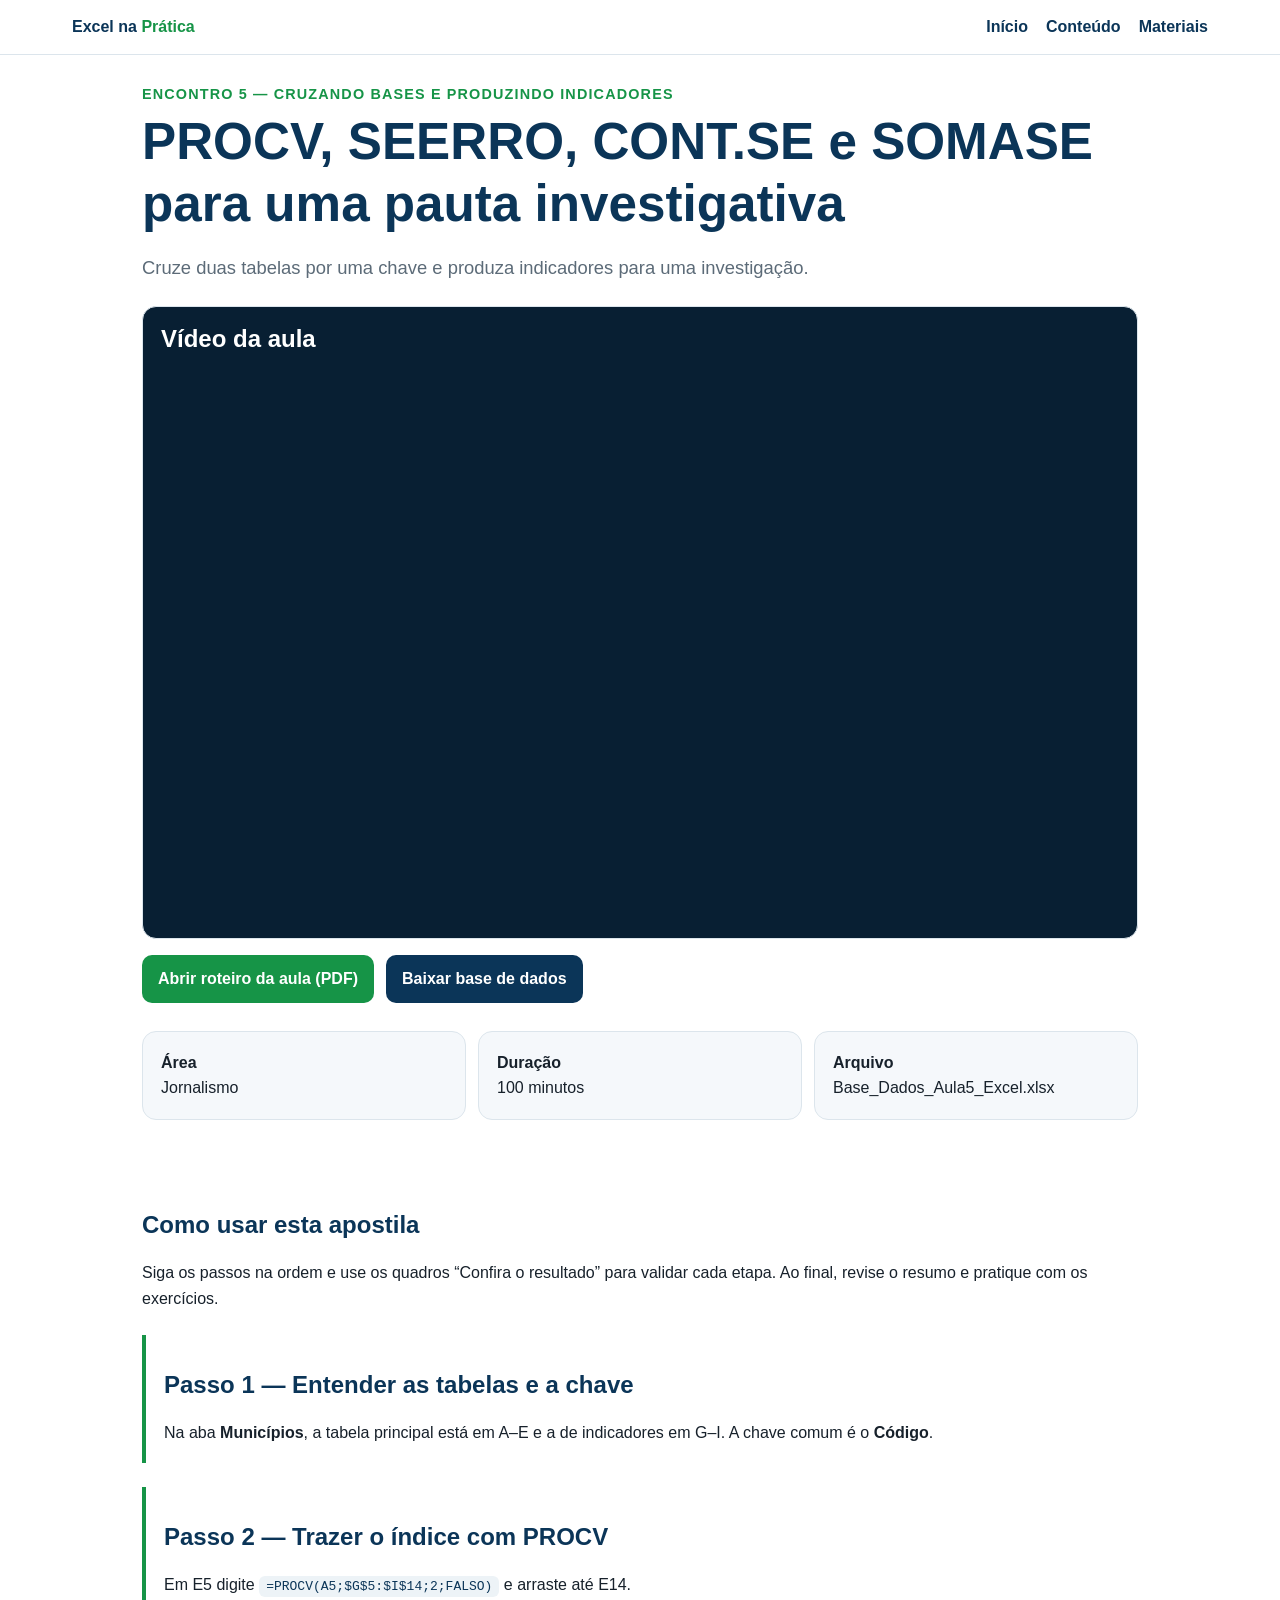
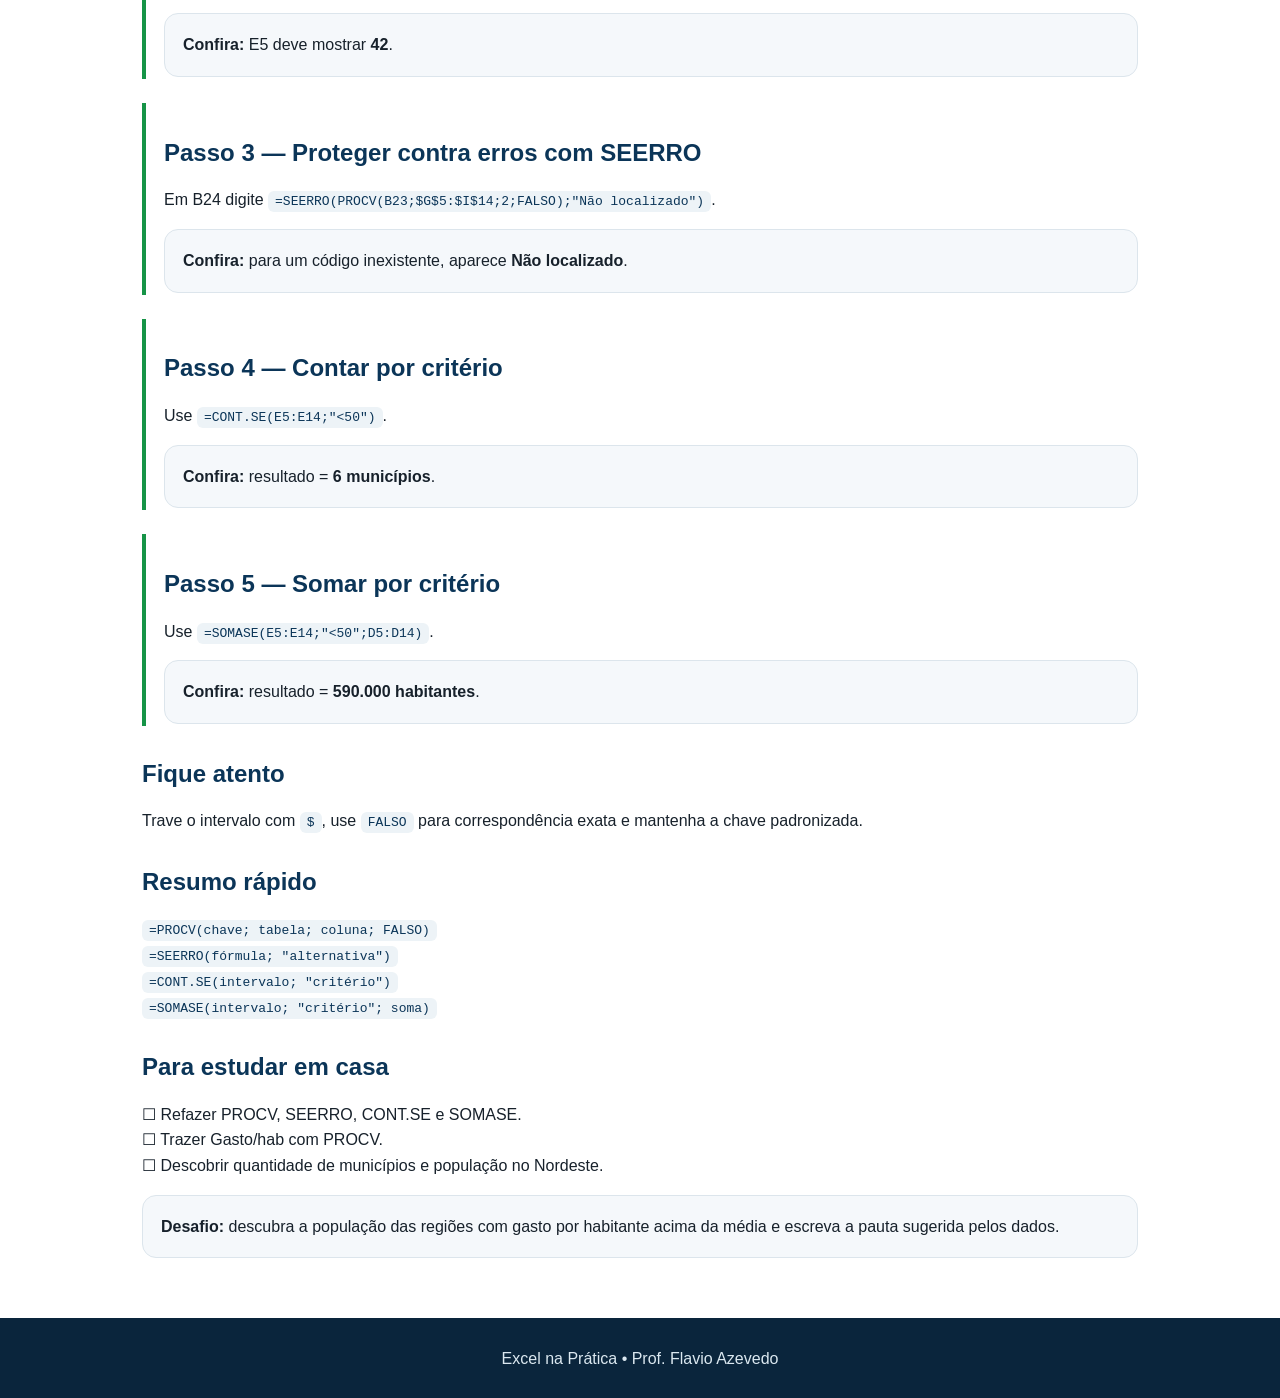
<file: aula5.html>
<!doctype html>
<html lang="pt-BR">
<head>
<meta charset="utf-8">
<meta name="viewport" content="width=device-width,initial-scale=1">
<title>Aula 5 — PROCV, SEERRO, CONT.SE e SOMASE para uma pauta investigativa | Excel na Prática</title>
<link rel="stylesheet" href="assets/style.css">
</head>
<body>
<header><div class="nav">
<a class="brand" href="index.html">Excel na <span>Prática</span></a>
<nav><a href="index.html">Início</a><a href="#conteudo">Conteúdo</a><a href="#materiais">Materiais</a></nav>
</div></header>
<section class="wrap" style="padding-bottom:10px">
<div class="kicker">Encontro 5 — Cruzando bases e produzindo indicadores</div>
<h1>PROCV, SEERRO, CONT.SE e SOMASE para uma pauta investigativa</h1>
<p class="lead">Cruze duas tabelas por uma chave e produza indicadores para uma investigação.</p>
<section class="video-box" id="video">
<h2>Vídeo da aula</h2>
<iframe width="100%" style="aspect-ratio:16/9;border:0;border-radius:12px" src="https://www.youtube.com/embed/bUNCfvNKUcY" title="Vídeo Aula 5" allowfullscreen></iframe> 
</section>
<div class="btns" id="materiais">
<a class="btn primary" href="./pdf/Roteiro_Aula5_Excel.pdf" target="_blank">Abrir roteiro da aula (PDF)</a>
<a class="btn secondary" href="./bases/Base_Dados_Aula5_Excel.xlsx">Baixar base de dados</a>
</div>
<div class="lesson-meta">
<div class="meta-card"><strong>Área</strong><br>Jornalismo</div>
<div class="meta-card"><strong>Duração</strong><br>100 minutos</div>
<div class="meta-card"><strong>Arquivo</strong><br>Base_Dados_Aula5_Excel.xlsx</div>
</div>
</section>
<main class="wrap" id="conteudo">
<h2>Como usar esta apostila</h2>
<p>Siga os passos na ordem e use os quadros “Confira o resultado” para validar cada etapa. Ao final, revise o resumo e pratique com os exercícios.</p>
<div class="step"><h2>Passo 1 — Entender as tabelas e a chave</h2><p>Na aba <strong>Municípios</strong>, a tabela principal está em A–E e a de indicadores em G–I. A chave comum é o <strong>Código</strong>.</p></div>
<div class="step"><h2>Passo 2 — Trazer o índice com PROCV</h2><p>Em E5 digite <code>=PROCV(A5;$G$5:$I$14;2;FALSO)</code> e arraste até E14.</p><div class="callout"><strong>Confira:</strong> E5 deve mostrar <strong>42</strong>.</div></div>
<div class="step"><h2>Passo 3 — Proteger contra erros com SEERRO</h2><p>Em B24 digite <code>=SEERRO(PROCV(B23;$G$5:$I$14;2;FALSO);"Não localizado")</code>.</p><div class="callout"><strong>Confira:</strong> para um código inexistente, aparece <strong>Não localizado</strong>.</div></div>
<div class="step"><h2>Passo 4 — Contar por critério</h2><p>Use <code>=CONT.SE(E5:E14;"&lt;50")</code>.</p><div class="callout"><strong>Confira:</strong> resultado = <strong>6 municípios</strong>.</div></div>
<div class="step"><h2>Passo 5 — Somar por critério</h2><p>Use <code>=SOMASE(E5:E14;"&lt;50";D5:D14)</code>.</p><div class="callout"><strong>Confira:</strong> resultado = <strong>590.000 habitantes</strong>.</div></div>
<h2>Fique atento</h2><p>Trave o intervalo com <code>$</code>, use <code>FALSO</code> para correspondência exata e mantenha a chave padronizada.</p>
<h2>Resumo rápido</h2><p><code>=PROCV(chave; tabela; coluna; FALSO)</code><br><code>=SEERRO(fórmula; "alternativa")</code><br><code>=CONT.SE(intervalo; "critério")</code><br><code>=SOMASE(intervalo; "critério"; soma)</code></p>
<h2>Para estudar em casa</h2><p>☐ Refazer PROCV, SEERRO, CONT.SE e SOMASE.<br>☐ Trazer Gasto/hab com PROCV.<br>☐ Descobrir quantidade de municípios e população no Nordeste.</p>
<div class="callout"><strong>Desafio:</strong> descubra a população das regiões com gasto por habitante acima da média e escreva a pauta sugerida pelos dados.</div>
</main>
<footer>Excel na Prática • Prof. Flavio Azevedo</footer>
</body></html>
</file>
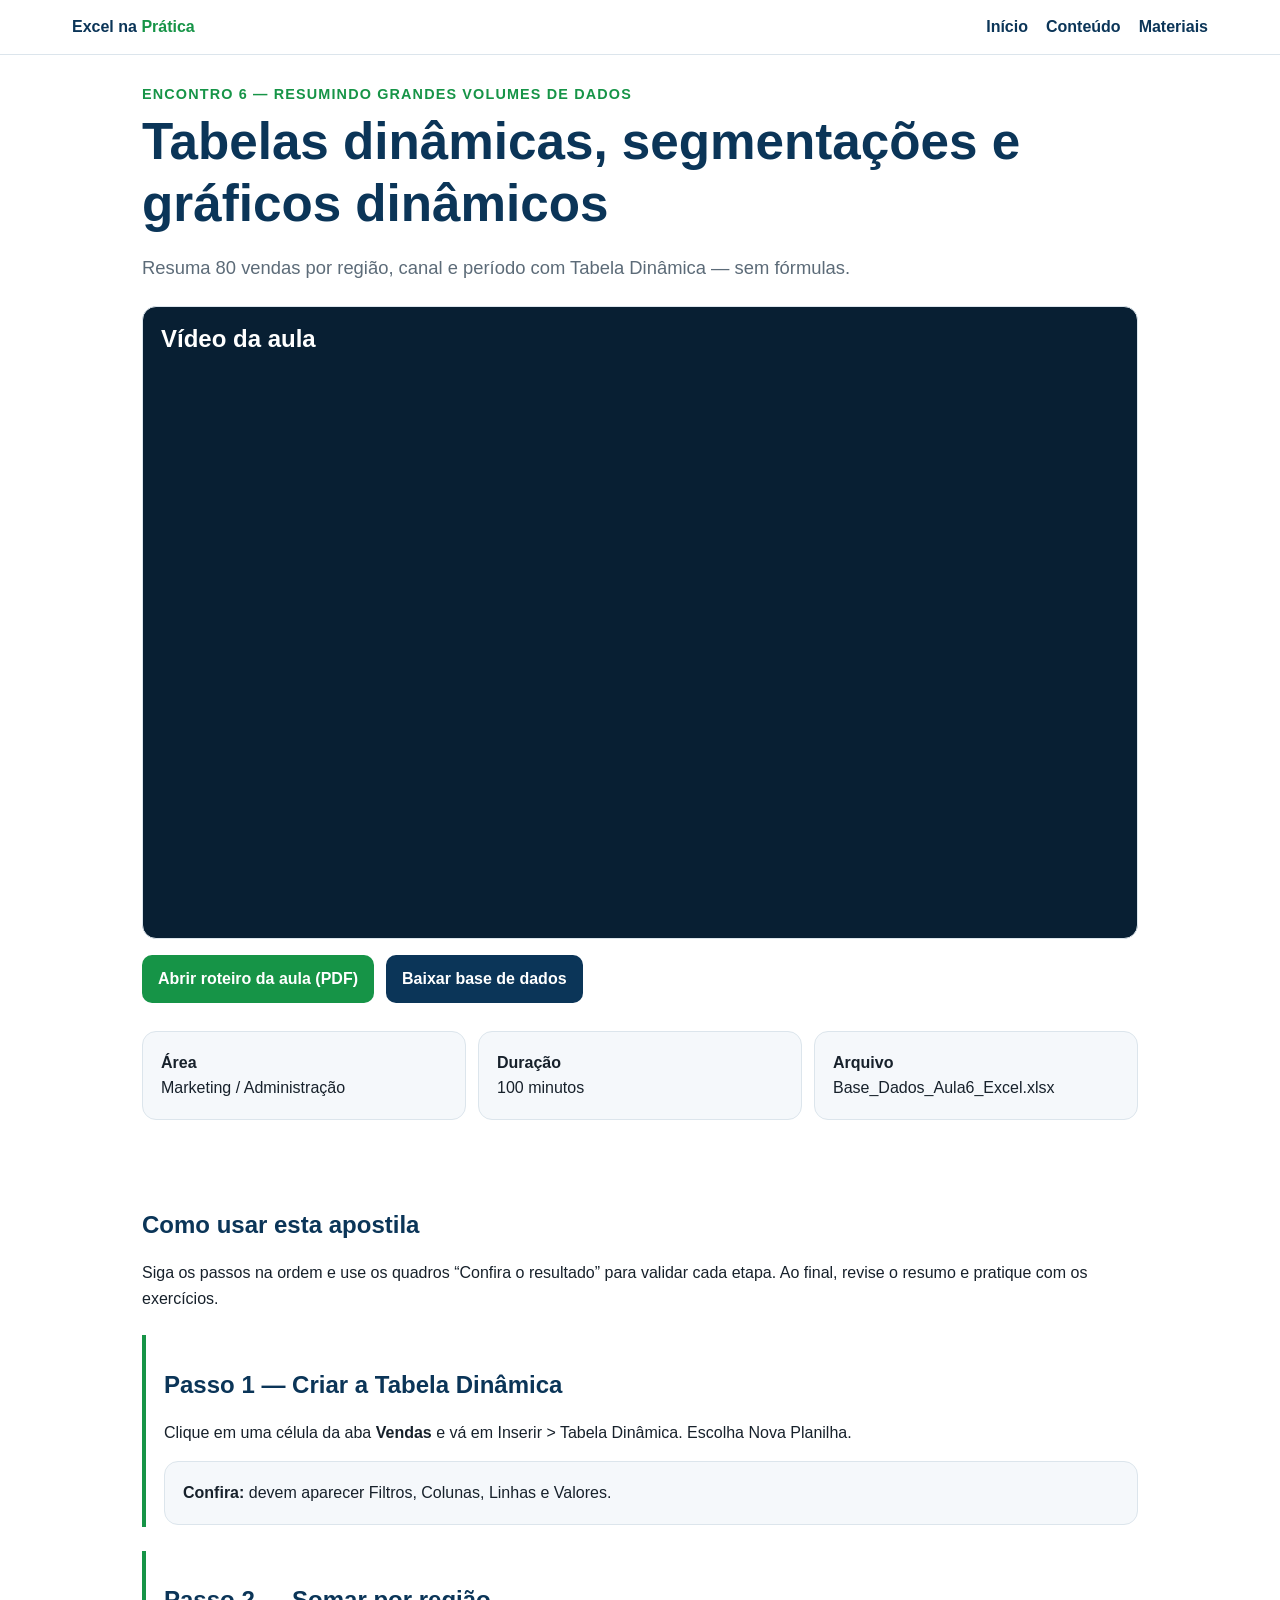
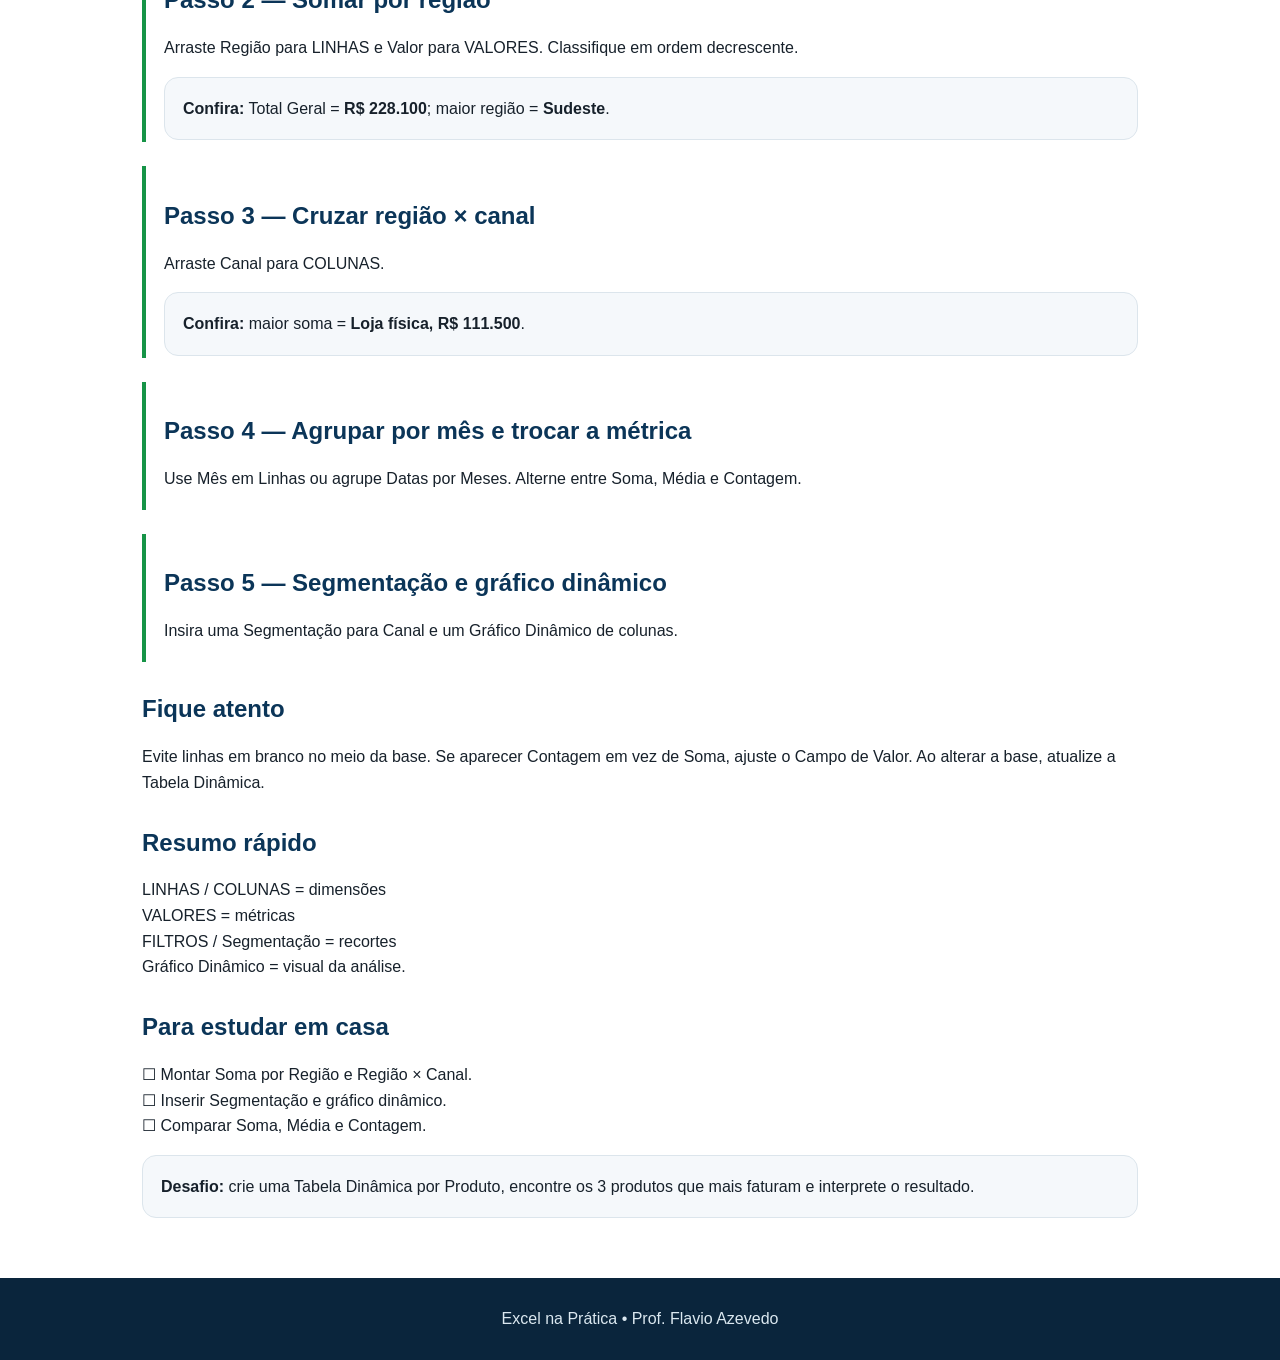
<file: aula6.html>
<!doctype html>
<html lang="pt-BR">
<head>
<meta charset="utf-8">
<meta name="viewport" content="width=device-width,initial-scale=1">
<title>Aula 6 — Tabelas dinâmicas, segmentações e gráficos dinâmicos | Excel na Prática</title>
<link rel="stylesheet" href="assets/style.css">
</head>
<body>
<header><div class="nav">
<a class="brand" href="index.html">Excel na <span>Prática</span></a>
<nav><a href="index.html">Início</a><a href="#conteudo">Conteúdo</a><a href="#materiais">Materiais</a></nav>
</div></header>
<section class="wrap" style="padding-bottom:10px">
<div class="kicker">Encontro 6 — Resumindo grandes volumes de dados</div>
<h1>Tabelas dinâmicas, segmentações e gráficos dinâmicos</h1>
<p class="lead">Resuma 80 vendas por região, canal e período com Tabela Dinâmica — sem fórmulas.</p>
<section class="video-box" id="video">
<h2>Vídeo da aula</h2>
 <iframe width="100%" style="aspect-ratio:16/9;border:0;border-radius:12px" src="https://www.youtube.com/embed/CqSax0MJsWg" title="Vídeo Aula 6" allowfullscreen></iframe> 
</section>
<div class="btns" id="materiais">
<a class="btn primary" href="pdf/Roteiro_Aula6_Excel.pdf" target="_blank">Abrir roteiro da aula (PDF)</a>
<a class="btn secondary" href="bases/Base_Dados_Aula6_Excel.xlsx">Baixar base de dados</a>
</div>
<div class="lesson-meta">
<div class="meta-card"><strong>Área</strong><br>Marketing / Administração</div>
<div class="meta-card"><strong>Duração</strong><br>100 minutos</div>
<div class="meta-card"><strong>Arquivo</strong><br>Base_Dados_Aula6_Excel.xlsx</div>
</div>
</section>
<main class="wrap" id="conteudo">
<h2>Como usar esta apostila</h2>
<p>Siga os passos na ordem e use os quadros “Confira o resultado” para validar cada etapa. Ao final, revise o resumo e pratique com os exercícios.</p>
<div class="step"><h2>Passo 1 — Criar a Tabela Dinâmica</h2><p>Clique em uma célula da aba <strong>Vendas</strong> e vá em Inserir &gt; Tabela Dinâmica. Escolha Nova Planilha.</p><div class="callout"><strong>Confira:</strong> devem aparecer Filtros, Colunas, Linhas e Valores.</div></div>
<div class="step"><h2>Passo 2 — Somar por região</h2><p>Arraste Região para LINHAS e Valor para VALORES. Classifique em ordem decrescente.</p><div class="callout"><strong>Confira:</strong> Total Geral = <strong>R$ 228.100</strong>; maior região = <strong>Sudeste</strong>.</div></div>
<div class="step"><h2>Passo 3 — Cruzar região × canal</h2><p>Arraste Canal para COLUNAS.</p><div class="callout"><strong>Confira:</strong> maior soma = <strong>Loja física, R$ 111.500</strong>.</div></div>
<div class="step"><h2>Passo 4 — Agrupar por mês e trocar a métrica</h2><p>Use Mês em Linhas ou agrupe Datas por Meses. Alterne entre Soma, Média e Contagem.</p></div>
<div class="step"><h2>Passo 5 — Segmentação e gráfico dinâmico</h2><p>Insira uma Segmentação para Canal e um Gráfico Dinâmico de colunas.</p></div>
<h2>Fique atento</h2><p>Evite linhas em branco no meio da base. Se aparecer Contagem em vez de Soma, ajuste o Campo de Valor. Ao alterar a base, atualize a Tabela Dinâmica.</p>
<h2>Resumo rápido</h2><p>LINHAS / COLUNAS = dimensões<br>VALORES = métricas<br>FILTROS / Segmentação = recortes<br>Gráfico Dinâmico = visual da análise.</p>
<h2>Para estudar em casa</h2><p>☐ Montar Soma por Região e Região × Canal.<br>☐ Inserir Segmentação e gráfico dinâmico.<br>☐ Comparar Soma, Média e Contagem.</p>
<div class="callout"><strong>Desafio:</strong> crie uma Tabela Dinâmica por Produto, encontre os 3 produtos que mais faturam e interprete o resultado.</div>
</main>
<footer>Excel na Prática • Prof. Flavio Azevedo</footer>
</body></html>
</file>
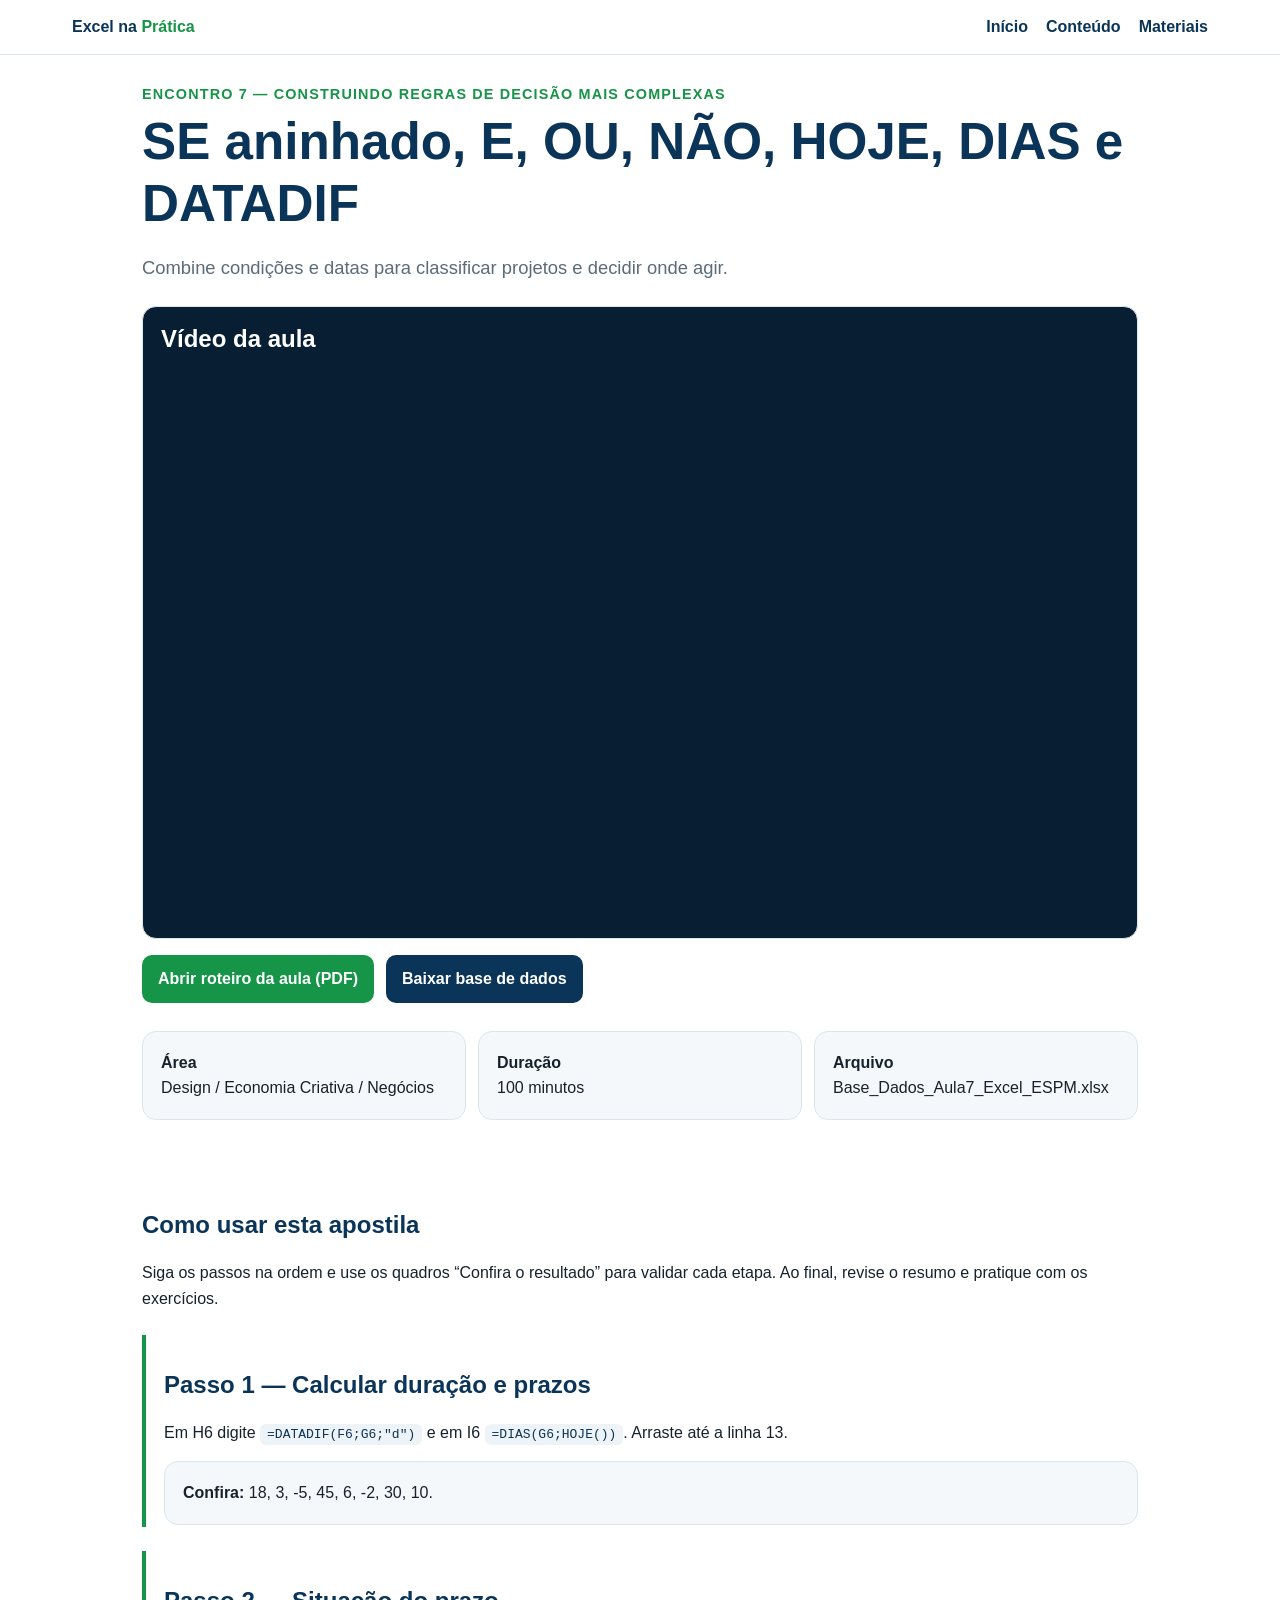
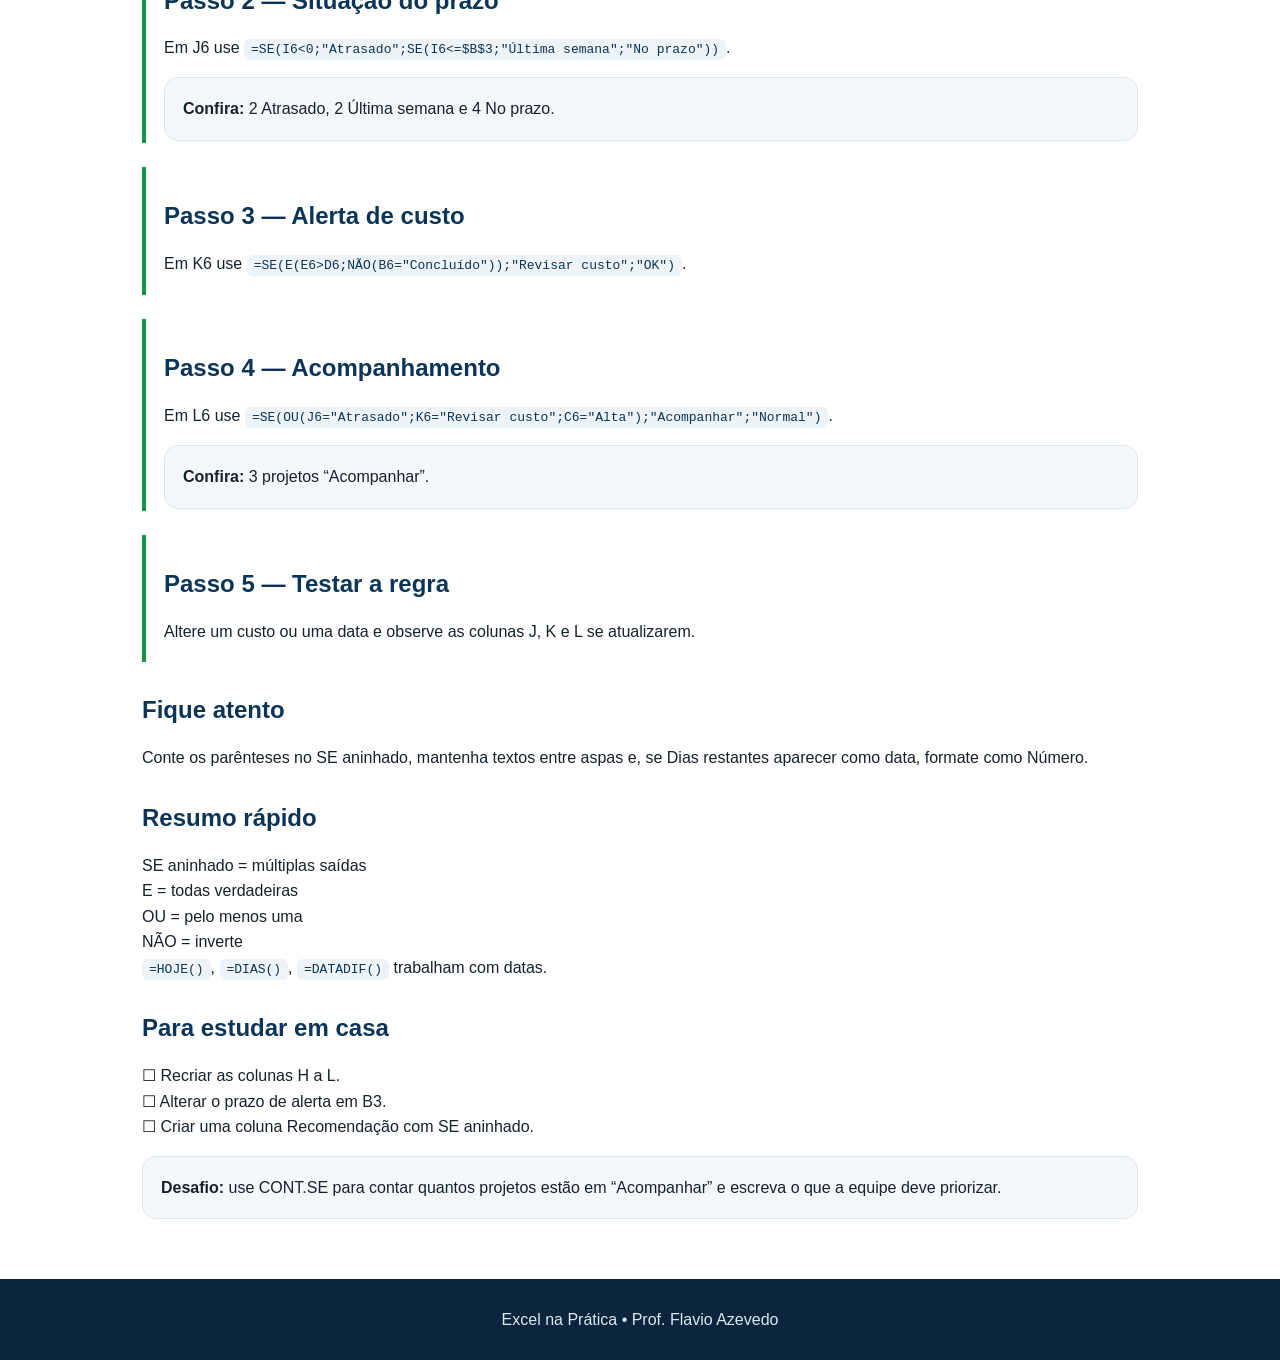
<file: aula7.html>
<!doctype html>
<html lang="pt-BR">
<head>
<meta charset="utf-8">
<meta name="viewport" content="width=device-width,initial-scale=1">
<title>Aula 7 — SE aninhado, E, OU, NÃO, HOJE, DIAS e DATADIF | Excel na Prática</title>
<link rel="stylesheet" href="assets/style.css">  
</head>
<body>
<header><div class="nav">
<a class="brand" href="index.html">Excel na <span>Prática</span></a>
<nav><a href="index.html">Início</a><a href="#conteudo">Conteúdo</a><a href="#materiais">Materiais</a></nav>
</div></header>
<section class="wrap" style="padding-bottom:10px">
<div class="kicker">Encontro 7 — Construindo regras de decisão mais complexas</div>
<h1>SE aninhado, E, OU, NÃO, HOJE, DIAS e DATADIF</h1>
<p class="lead">Combine condições e datas para classificar projetos e decidir onde agir.</p>
<section class="video-box" id="video">
<h2>Vídeo da aula</h2>
 <iframe width="100%" style="aspect-ratio:16/9;border:0;border-radius:12px" src="https://www.youtube.com/embed/zd1WLXtNZbk" title="Vídeo Aula 7" allowfullscreen></iframe> 
</section>
<div class="btns" id="materiais">
<a class="btn primary" href="pdf/Roteiro_Aula7_Excel.pdf" target="_blank">Abrir roteiro da aula (PDF)</a>
<a class="btn secondary" href="bases/Base_Dados_Aula7_Excel.xlsx">Baixar base de dados</a>
</div>
<div class="lesson-meta">
<div class="meta-card"><strong>Área</strong><br>Design / Economia Criativa / Negócios</div>
<div class="meta-card"><strong>Duração</strong><br>100 minutos</div>
<div class="meta-card"><strong>Arquivo</strong><br>Base_Dados_Aula7_Excel_ESPM.xlsx</div>
</div>
</section>
<main class="wrap" id="conteudo">
<h2>Como usar esta apostila</h2>
<p>Siga os passos na ordem e use os quadros “Confira o resultado” para validar cada etapa. Ao final, revise o resumo e pratique com os exercícios.</p>
<div class="step"><h2>Passo 1 — Calcular duração e prazos</h2><p>Em H6 digite <code>=DATADIF(F6;G6;"d")</code> e em I6 <code>=DIAS(G6;HOJE())</code>. Arraste até a linha 13.</p><div class="callout"><strong>Confira:</strong> 18, 3, -5, 45, 6, -2, 30, 10.</div></div>
<div class="step"><h2>Passo 2 — Situação do prazo</h2><p>Em J6 use <code>=SE(I6&lt;0;"Atrasado";SE(I6&lt;=$B$3;"Última semana";"No prazo"))</code>.</p><div class="callout"><strong>Confira:</strong> 2 Atrasado, 2 Última semana e 4 No prazo.</div></div>
<div class="step"><h2>Passo 3 — Alerta de custo</h2><p>Em K6 use <code>=SE(E(E6&gt;D6;NÃO(B6="Concluído"));"Revisar custo";"OK")</code>.</p></div>
<div class="step"><h2>Passo 4 — Acompanhamento</h2><p>Em L6 use <code>=SE(OU(J6="Atrasado";K6="Revisar custo";C6="Alta");"Acompanhar";"Normal")</code>.</p><div class="callout"><strong>Confira:</strong> 3 projetos “Acompanhar”.</div></div>
<div class="step"><h2>Passo 5 — Testar a regra</h2><p>Altere um custo ou uma data e observe as colunas J, K e L se atualizarem.</p></div>
<h2>Fique atento</h2><p>Conte os parênteses no SE aninhado, mantenha textos entre aspas e, se Dias restantes aparecer como data, formate como Número.</p>
<h2>Resumo rápido</h2><p>SE aninhado = múltiplas saídas<br>E = todas verdadeiras<br>OU = pelo menos uma<br>NÃO = inverte<br><code>=HOJE()</code>, <code>=DIAS()</code>, <code>=DATADIF()</code> trabalham com datas.</p>
<h2>Para estudar em casa</h2><p>☐ Recriar as colunas H a L.<br>☐ Alterar o prazo de alerta em B3.<br>☐ Criar uma coluna Recomendação com SE aninhado.</p>
<div class="callout"><strong>Desafio:</strong> use CONT.SE para contar quantos projetos estão em “Acompanhar” e escreva o que a equipe deve priorizar.</div>
</main>
<footer>Excel na Prática • Prof. Flavio Azevedo</footer>
</body></html>
</file>
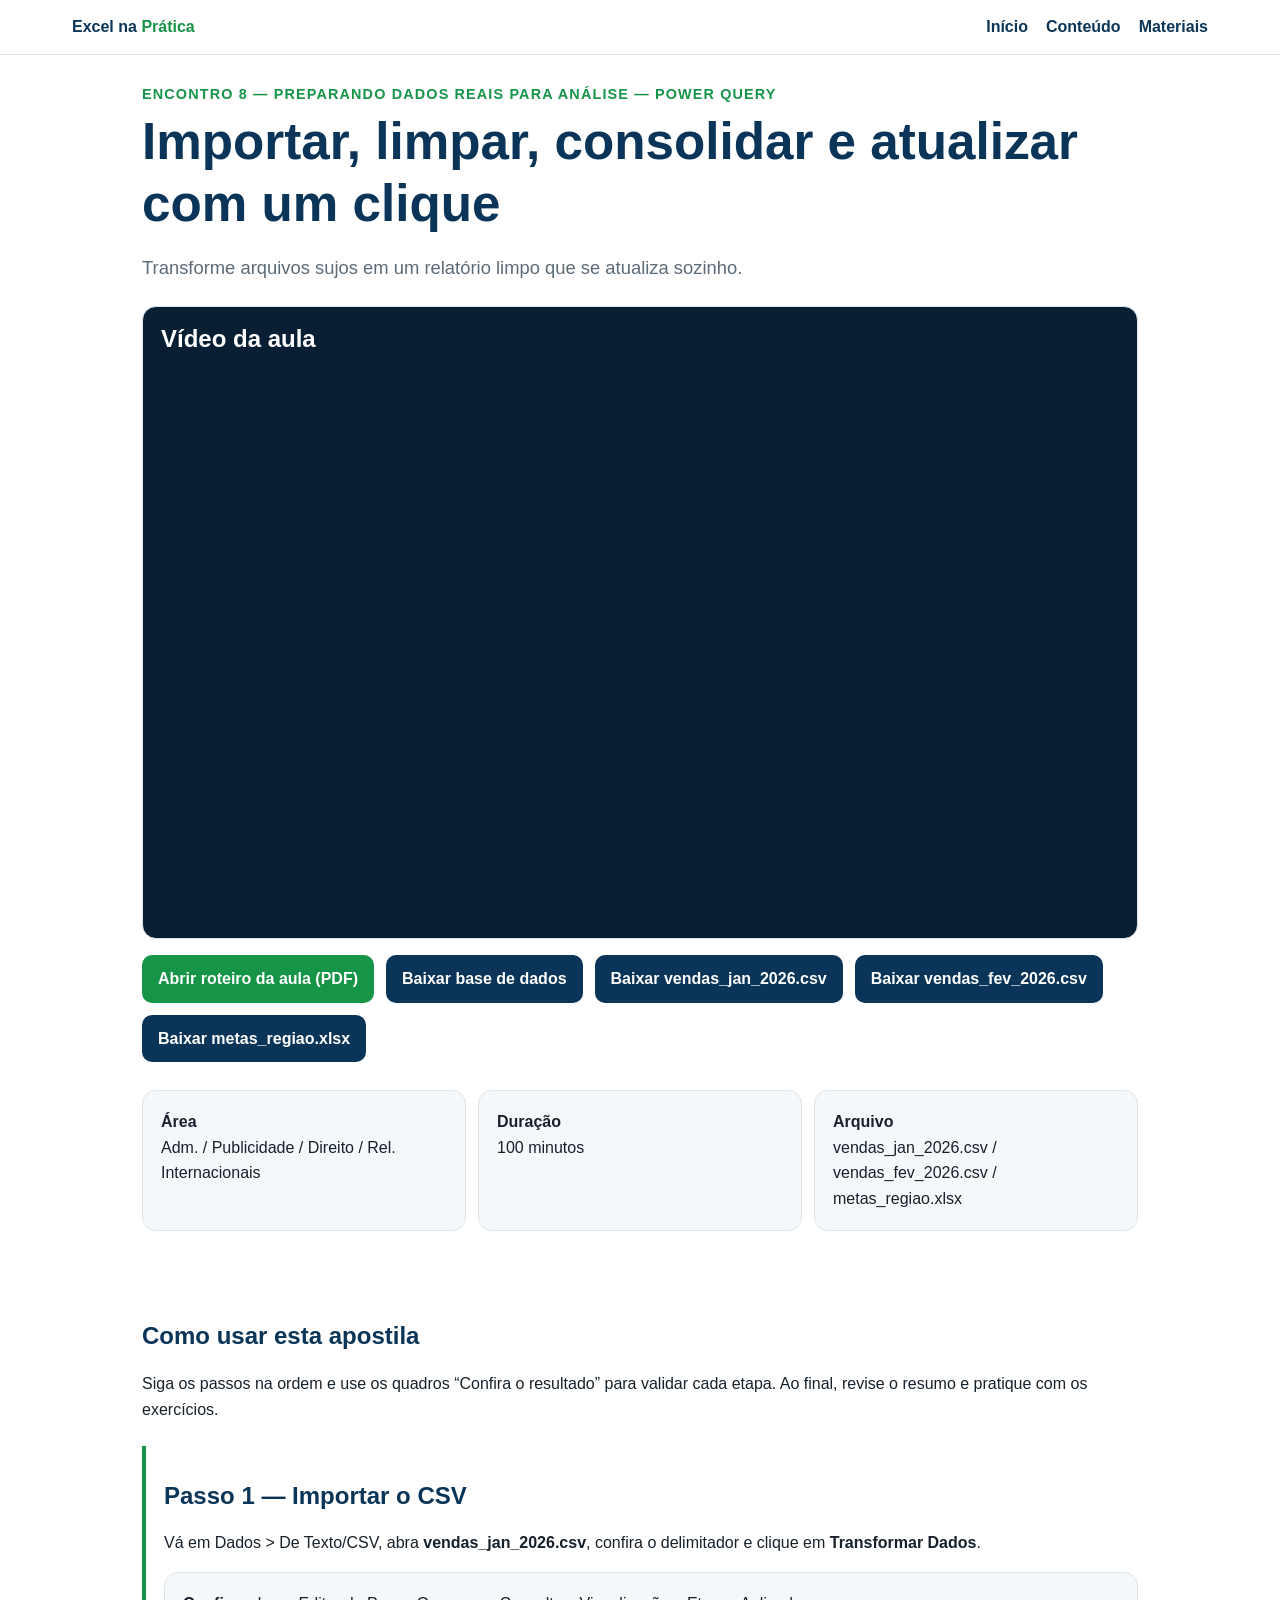
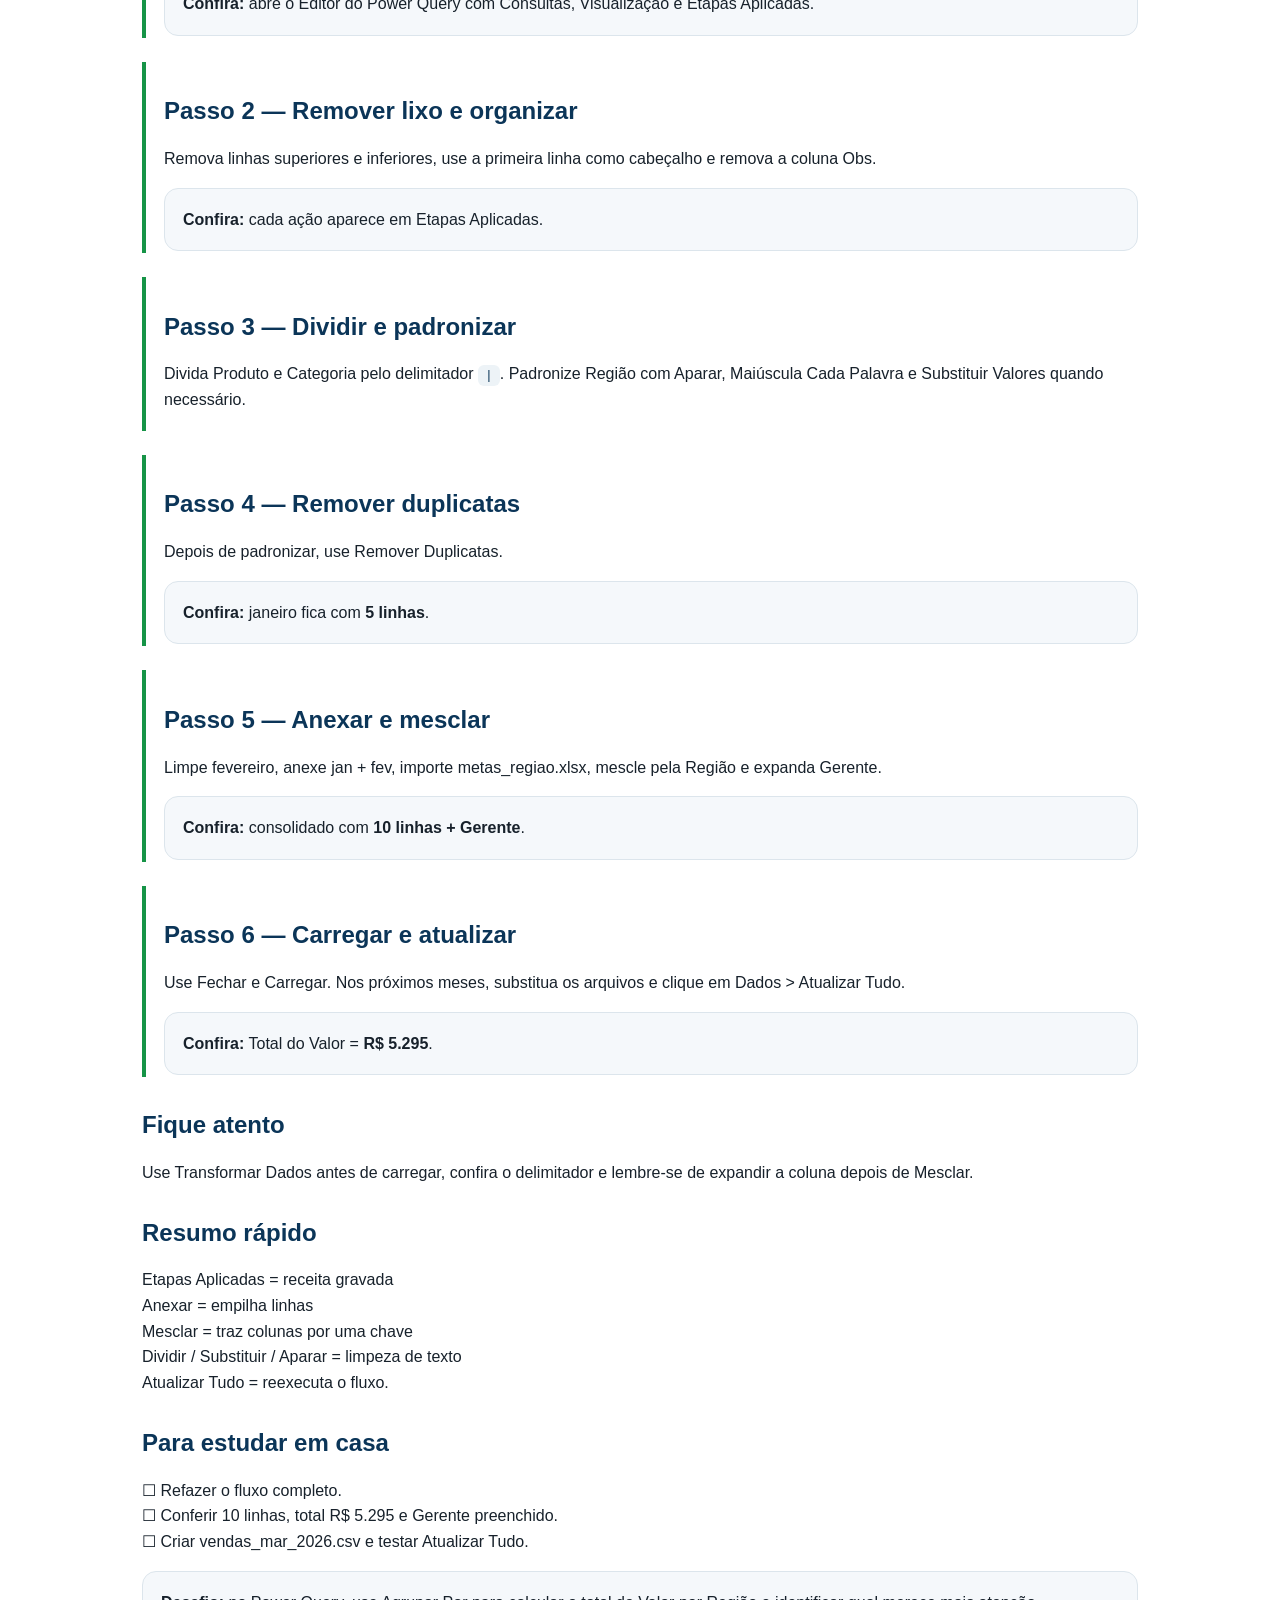
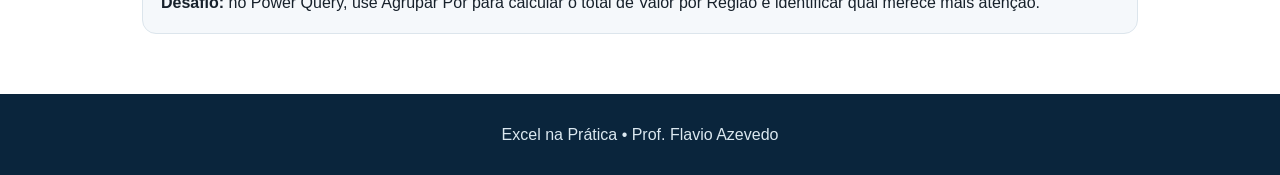
<file: aula8.html>
<!doctype html>
<html lang="pt-BR">
<head>
<meta charset="utf-8">
<meta name="viewport" content="width=device-width,initial-scale=1">
<title>Aula 8 — Importar, limpar, consolidar e atualizar com um clique | Excel na Prática</title>
<link rel="stylesheet" href="assets/style.css">
</head>
<body>
<header><div class="nav">
<a class="brand" href="index.html">Excel na <span>Prática</span></a>
<nav><a href="index.html">Início</a><a href="#conteudo">Conteúdo</a><a href="#materiais">Materiais</a></nav>
</div></header>
<section class="wrap" style="padding-bottom:10px">
<div class="kicker">Encontro 8 — Preparando dados reais para análise — Power Query</div>
<h1>Importar, limpar, consolidar e atualizar com um clique</h1>
<p class="lead">Transforme arquivos sujos em um relatório limpo que se atualiza sozinho.</p>
<section class="video-box" id="video">
<h2>Vídeo da aula</h2>
 <iframe width="100%" style="aspect-ratio:16/9;border:0;border-radius:12px" src="https://www.youtube.com/embed/H2GpqxaX03s" title="Vídeo Aula 8" allowfullscreen></iframe> 
</section>
<div class="btns" id="materiais">
<a class="btn primary" href="pdf/Roteiro_Aula8_Excel.pdf" target="_blank">Abrir roteiro da aula (PDF)</a>
<a class="btn secondary" href="bases/Base_Dados_Aula8_Excel.xlsx">Baixar base de dados</a>
<a class="btn secondary" href="bases/vendas_jan_2026.csv">Baixar vendas_jan_2026.csv</a>
<a class="btn secondary" href="bases/vendas_fev_2026.csv">Baixar vendas_fev_2026.csv</a>
<a class="btn secondary" href="bases/metas_regiao.xlsx">Baixar metas_regiao.xlsx</a>

</div>
<div class="lesson-meta">
<div class="meta-card"><strong>Área</strong><br>Adm. / Publicidade / Direito / Rel. Internacionais</div>
<div class="meta-card"><strong>Duração</strong><br>100 minutos</div>
<div class="meta-card"><strong>Arquivo</strong><br>vendas_jan_2026.csv / vendas_fev_2026.csv / metas_regiao.xlsx</div>
</div>
</section>
<main class="wrap" id="conteudo">
<h2>Como usar esta apostila</h2>
<p>Siga os passos na ordem e use os quadros “Confira o resultado” para validar cada etapa. Ao final, revise o resumo e pratique com os exercícios.</p>
<div class="step"><h2>Passo 1 — Importar o CSV</h2><p>Vá em Dados &gt; De Texto/CSV, abra <strong>vendas_jan_2026.csv</strong>, confira o delimitador e clique em <strong>Transformar Dados</strong>.</p><div class="callout"><strong>Confira:</strong> abre o Editor do Power Query com Consultas, Visualização e Etapas Aplicadas.</div></div>
<div class="step"><h2>Passo 2 — Remover lixo e organizar</h2><p>Remova linhas superiores e inferiores, use a primeira linha como cabeçalho e remova a coluna Obs.</p><div class="callout"><strong>Confira:</strong> cada ação aparece em Etapas Aplicadas.</div></div>
<div class="step"><h2>Passo 3 — Dividir e padronizar</h2><p>Divida Produto e Categoria pelo delimitador <code>|</code>. Padronize Região com Aparar, Maiúscula Cada Palavra e Substituir Valores quando necessário.</p></div>
<div class="step"><h2>Passo 4 — Remover duplicatas</h2><p>Depois de padronizar, use Remover Duplicatas.</p><div class="callout"><strong>Confira:</strong> janeiro fica com <strong>5 linhas</strong>.</div></div>
<div class="step"><h2>Passo 5 — Anexar e mesclar</h2><p>Limpe fevereiro, anexe jan + fev, importe metas_regiao.xlsx, mescle pela Região e expanda Gerente.</p><div class="callout"><strong>Confira:</strong> consolidado com <strong>10 linhas + Gerente</strong>.</div></div>
<div class="step"><h2>Passo 6 — Carregar e atualizar</h2><p>Use Fechar e Carregar. Nos próximos meses, substitua os arquivos e clique em Dados &gt; Atualizar Tudo.</p><div class="callout"><strong>Confira:</strong> Total do Valor = <strong>R$ 5.295</strong>.</div></div>
<h2>Fique atento</h2><p>Use Transformar Dados antes de carregar, confira o delimitador e lembre-se de expandir a coluna depois de Mesclar.</p>
<h2>Resumo rápido</h2><p>Etapas Aplicadas = receita gravada<br>Anexar = empilha linhas<br>Mesclar = traz colunas por uma chave<br>Dividir / Substituir / Aparar = limpeza de texto<br>Atualizar Tudo = reexecuta o fluxo.</p>
<h2>Para estudar em casa</h2><p>☐ Refazer o fluxo completo.<br>☐ Conferir 10 linhas, total R$ 5.295 e Gerente preenchido.<br>☐ Criar vendas_mar_2026.csv e testar Atualizar Tudo.</p>
<div class="callout"><strong>Desafio:</strong> no Power Query, use Agrupar Por para calcular o total de Valor por Região e identificar qual merece mais atenção.</div>
</main>
<footer>Excel na Prática • Prof. Flavio Azevedo</footer>
</body></html>
</file>
<file: assets/style.css>
:root{
  --navy:#0b3558; --blue:#0f5f95; --green:#169447; --light:#f5f8fb;
  --text:#17212b; --muted:#5c6b78; --card:#ffffff; --line:#dce5ec;
}
*{box-sizing:border-box}
body{margin:0;font-family:Inter,Segoe UI,Arial,sans-serif;color:var(--text);background:#fff;line-height:1.6}
a{color:var(--blue)}
header{background:#fff;border-bottom:1px solid var(--line);position:sticky;top:0;z-index:20}
.nav{max-width:1180px;margin:auto;padding:14px 22px;display:flex;align-items:center;justify-content:space-between;gap:20px}
.brand{font-weight:800;color:var(--navy);text-decoration:none}.brand span{color:var(--green)}
nav a{margin-left:18px;text-decoration:none;color:var(--navy);font-weight:600}
.hero{max-width:1180px;margin:28px auto;padding:0 22px}
.hero img{width:100%;border-radius:18px;display:block;box-shadow:0 12px 30px rgba(0,0,0,.10)}
.wrap{max-width:1040px;margin:auto;padding:28px 22px 60px}
.kicker{font-size:.9rem;font-weight:800;color:var(--green);text-transform:uppercase;letter-spacing:.08em}
h1,h2,h3{color:var(--navy);line-height:1.2} h1{font-size:clamp(2rem,4vw,3.6rem);margin:.35rem 0 1rem}
h2{margin-top:2.1rem}
.lead{font-size:1.15rem;color:var(--muted)}
.lesson-meta{display:grid;grid-template-columns:repeat(auto-fit,minmax(220px,1fr));gap:12px;margin:20px 0}
.meta-card,.callout,.video-box{background:var(--light);border:1px solid var(--line);border-radius:14px;padding:18px}
.video-box{margin:24px 0 10px;background:#081f33;color:#fff}
.video-box h2{color:#fff;margin-top:0}
.video-placeholder{aspect-ratio:16/9;border-radius:12px;background:linear-gradient(135deg,#0b3558,#169447);display:flex;align-items:center;justify-content:center;text-align:center;padding:24px;color:#fff;font-weight:800;font-size:1.2rem}
.btns{display:flex;flex-wrap:wrap;gap:12px;margin:16px 0 28px}
.btn{display:inline-block;padding:11px 16px;border-radius:10px;text-decoration:none;font-weight:800}
.btn.primary{background:var(--green);color:#fff}.btn.secondary{background:var(--navy);color:#fff}
.step{border-left:4px solid var(--green);padding:2px 0 2px 18px;margin:24px 0}
code{background:#edf3f7;padding:3px 7px;border-radius:6px;color:#0b3558}
table{width:100%;border-collapse:collapse;margin:18px 0;background:#fff}
th,td{border:1px solid var(--line);padding:10px;text-align:left} th{background:#edf4f8;color:var(--navy)}
footer{background:#0a253c;color:#dbe8f0;padding:28px 22px;text-align:center}
.grid{display:grid;grid-template-columns:repeat(auto-fit,minmax(240px,1fr));gap:18px;margin:26px 0}
.lesson-card{border:1px solid var(--line);border-radius:16px;padding:20px;background:#fff;box-shadow:0 8px 22px rgba(13,50,80,.06);display:flex;flex-direction:column}
.lesson-card .num{width:42px;height:42px;border-radius:50%;display:grid;place-items:center;background:var(--navy);color:#fff;font-weight:900}
.lesson-card.active .num{background:var(--green)}
.lesson-card p{color:var(--muted);flex:1}
.lesson-card a{text-decoration:none;font-weight:800}
.lesson-card.coming{opacity:.65}
.course-summary{background:linear-gradient(180deg,#f6fbf8,#fff);border:1px solid #d8ebdf;border-radius:18px;padding:24px}
@media(max-width:700px){nav{display:none}.nav{justify-content:center}.wrap{padding-top:18px}}
</file>
